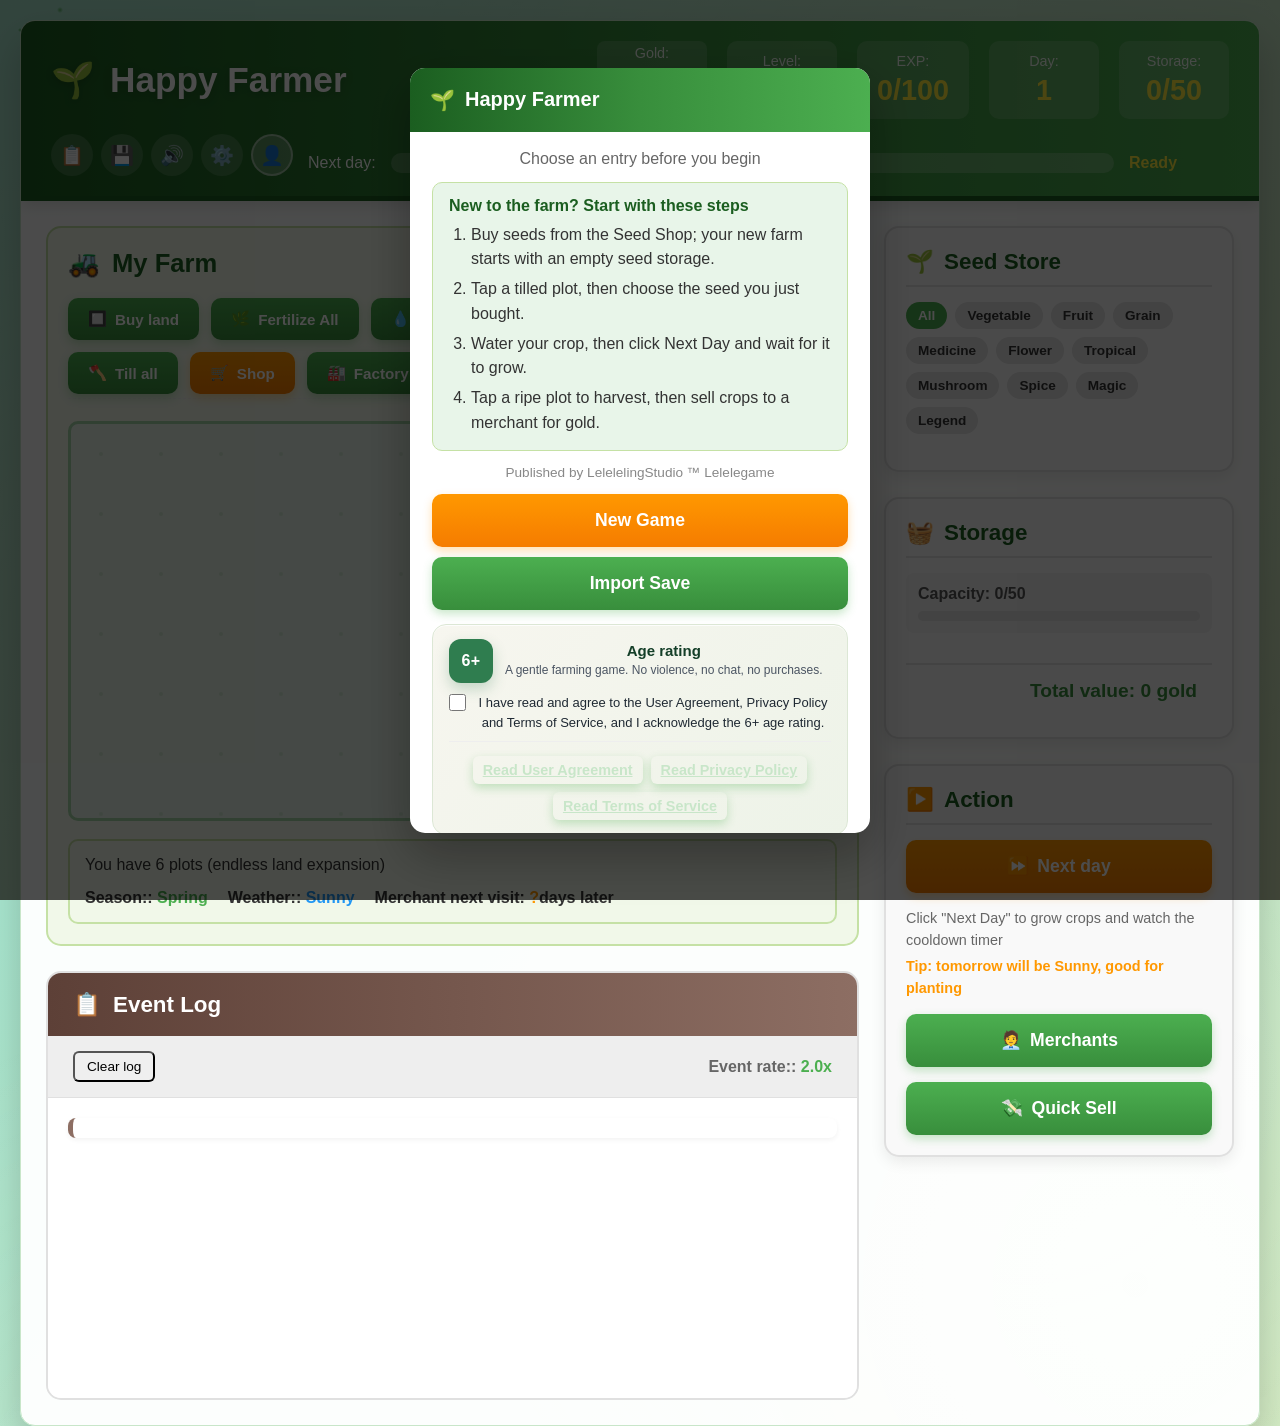
<file: index.html>
<!DOCTYPE html>
<html lang="en">
<head>
    <meta charset="UTF-8">
    <meta name="viewport" content="width=device-width, initial-scale=1.0, viewport-fit=cover">
    <meta name="description" content="Happy Farmer - a relaxing farm management game">
    <title>Happy Farmer</title>
    <script>
        window.__bootErrors = [];
        window.addEventListener('error', function (e) {
            window.__bootErrors.push({ message: e.message, source: e.filename, line: e.lineno });
        });
    </script>
    <link rel="icon" href="data:image/svg+xml,%3Csvg xmlns='http://www.w3.org/2000/svg' viewBox='0 0 100 100'%3E%3Ctext y='.9em' font-size='90'%3E%F0%9F%8C%B1%3C/text%3E%3C/svg%3E">

    <link rel="stylesheet" href="css/reset.css?v=1.2.2">
    <link rel="stylesheet" href="css/variables.css?v=1.2.2">
    <link rel="stylesheet" href="css/layout.css?v=1.2.2">
    <link rel="stylesheet" href="css/components.css?v=1.2.2">
    <link rel="stylesheet" href="css/farm.css?v=1.2.2">
    <link rel="stylesheet" href="css/shop.css?v=1.2.2">
    <link rel="stylesheet" href="css/factory.css?v=1.2.2">
    <link rel="stylesheet" href="css/merchant.css?v=1.2.2">
    <link rel="stylesheet" href="css/modal.css?v=1.2.2">
    <link rel="stylesheet" href="css/ticker.css?v=1.2.2">
    <link rel="stylesheet" href="css/settings.css?v=1.2.2">
    <link rel="stylesheet" href="css/effects.css?v=1.2.2">
    <link rel="stylesheet" href="css/drawer.css?v=1.2.2">
    <link rel="stylesheet" href="css/mall.css?v=1.2.2">
    <link rel="stylesheet" href="css/market.css?v=1.2.2">
    <link rel="stylesheet" href="css/collection.css?v=1.2.2">
    <link rel="stylesheet" href="css/tillgame.css?v=1.2.2">
    <link rel="stylesheet" href="css/mobile.css?v=1.2.2">
    <link rel="stylesheet" href="css/main.css?v=1.2.2">
    <link rel="stylesheet" href="css/farmerGuide.css?v=1.2.2">

</head>
<body>

<div id="loading-screen">
    <div class="loading-title">🌱 <span data-i18n="app.title">Happy Farmer</span></div>

    <div class="loading-farm-scene" aria-hidden="true">
        <div class="loading-sun"></div>
        <div class="loading-cloud cloud-a"></div>
        <div class="loading-cloud cloud-b"></div>
        <div class="loading-hill"></div>
        <div class="loading-field">
            <div class="loading-wheat-row row-back"></div>
            <div class="loading-wheat-row row-front"></div>
            <div class="loading-shout" id="loading-shout"></div>
            <div class="loading-farmer"><span class="farmer-face">🧑‍🌾</span><span class="farmer-tool">🪓</span></div>
        </div>
    </div>

    <div id="loading-status" class="loading-status" data-i18n="loader.stageHtml"></div>
    <div class="loading-progress-wrap">
        <div class="loading-progress-bar">
            <div id="loading-progress-fill" class="loading-progress-fill"></div>
            <div class="loading-progress-half"></div>
        </div>
        <div class="loading-progress-scale"><span>0%</span><span>50%</span><span>100%</span></div>
    </div>
    <div id="loading-percent" class="loading-percent">0.0%</div>
    <div class="loading-version">v1.2.2</div>
</div>

<!-- 切换语言时的过渡遮罩（刷新后自动续玩，不再回到开始页） -->
<div id="lang-switch-overlay">
    <div class="loading-spinner"></div>
    <div data-i18n="settings.switchingLanguage"></div>
</div>

<!-- 起始选择弹窗（可继续缓存 / 新游戏 / 导入存档） -->

<!-- 让加载页立即可见（main.css 默认 html{visibility:hidden}）。
     加载放行统一由 js/core/loader.js 在所有资源真实结束后执行，
     不再有定时/报错抢跑隐藏进度条的逻辑。 -->
<script>
document.documentElement.classList.add('js-loaded');
</script>

<div id="start-screen" class="dialog start-dialog">
    <div class="dialog-content start-card">
        <div class="dialog-header">
            <h3>🌱 <span data-i18n="app.title"></span></h3>
        </div>
        <div class="start-body">
            <p class="start-subtitle" data-i18n="ui.startSubtitle"></p>
            <section class="start-guide" aria-labelledby="start-guide-title">
                <h4 id="start-guide-title" data-i18n="ui.startGuideTitle"></h4>
                <ol class="start-guide-list">
                    <li data-i18n="ui.startGuideStep1"></li>
                    <li data-i18n="ui.startGuideStep2"></li>
                    <li data-i18n="ui.startGuideStep3"></li>
                    <li data-i18n="ui.startGuideStep4"></li>
                </ol>
            </section>
            <p class="publisher-credit" data-i18n="app.publisher" data-params='{"studio":"LelelelingStudio","brand":"Lelelegame"}'></p>

            <div id="start-cache-hint" class="start-cache-hint" hidden></div>

            <div class="start-actions">
                <button id="start-continue-btn" class="btn btn-primary btn-large" data-i18n="ui.continueFromCache" hidden></button>
                <button id="start-new-game-btn" class="btn btn-large" data-i18n="ui.startNewGame"></button>
                <button id="import-save-btn" class="btn btn-large" data-i18n="ui.importSave"></button>
            </div>

            <div class="legal-consent" id="legal-consent">
                <div class="age-rating-row">
                    <span class="age-badge" aria-hidden="true">6+</span>
                    <div>
                        <strong data-i18n="legal.ageLabel">Age rating</strong>
                        <p data-i18n="legal.ageNote">A gentle farming game. No violence, no chat, no purchases.</p>
                    </div>
                </div>
                <label class="consent-check" for="legal-consent-check">
                    <input type="checkbox" id="legal-consent-check">
                    <span data-i18n="legal.consent">I have read and agree to the legal documents and age rating.</span>
                </label>
                <p class="consent-warning" id="legal-consent-warning" data-i18n="legal.consentRequired" hidden></p>
                <div class="start-meta-actions">
                    <button type="button" id="start-rules-btn" class="btn btn-link" data-i18n="legal.openEula"></button>
                    <button type="button" id="start-privacy-btn" class="btn btn-link" data-i18n="legal.openPrivacy"></button>
                    <button type="button" id="start-terms-btn" class="btn btn-link" data-i18n="legal.openTerms"></button>
                </div>
            </div>
        </div>
    </div>
</div>

<div class="container">
    <header>
        <h1>🌱 <span data-i18n="app.title"></span></h1>
        <div class="game-stats">
            <div class="stat stat-clickable" id="gold-stat" data-i18n-tip="ui.tip.goldLabel"><span class="stat-label" data-i18n="ui.goldLabel"></span><span id="gold" class="stat-value">300</span></div>
            <div class="stat"><span class="stat-label" data-i18n="ui.levelLabel"></span><span id="level" class="stat-value">1</span></div>
            <div class="stat"><span class="stat-label" data-i18n="ui.expLabel"></span><span id="exp" class="stat-value">0/100</span></div>
            <div class="stat"><span class="stat-label" data-i18n="ui.dayLabel"></span><span id="day" class="stat-value">1</span></div>
            <div class="stat"><span class="stat-label" data-i18n="ui.storageLabel"></span><span id="storage-stat" class="stat-value">0/50</span></div>
        </div>
        <div class="header-actions">
            <button id="log-btn" class="header-icon-btn" data-i18n-title="ui.viewLog" data-i18n-tip="ui.tip.logBtn" title="">📋</button>
            <button id="save-btn" class="header-icon-btn" data-i18n-title="ui.saveNow" data-i18n-tip="ui.tip.saveBtn" title="">💾</button>
            <button id="leaderboard-btn" class="header-icon-btn" data-i18n-title="ui.leaderboard" data-i18n-tip="ui.tip.leaderboardBtn" title="" hidden><span>🏆</span></button>
            <button id="sound-btn" class="header-icon-btn" data-i18n-title="ui.soundToggle" data-i18n-tip="ui.tip.soundBtn" title=""><span id="sound-icon">🔊</span></button>
            <button id="settings-btn" class="header-icon-btn" data-i18n-title="ui.settings" data-i18n-tip="ui.tip.settingsBtn" title="">⚙️</button>
            <button id="user-btn" class="header-icon-btn user-avatar-btn" data-i18n-title="ui.userCenter" data-i18n-tip="ui.tip.userBtn" title=""><span id="user-avatar-display">👤</span></button>
        </div>
        <div class="time-control">
            <div class="next-day-timer">
                <span data-i18n="ui.nextDayLabel"></span>
                <div class="timer-bar"><div id="timer-progress" class="timer-progress"></div></div>
                <span id="timer-text" data-i18n="game.ready"></span>
            </div>
        </div>
    </header>

    <div class="game-area">
        <div class="main-game">
            <div class="farm-section">
                <h2>🚜 <span data-i18n="ui.section.farmland"></span></h2>
                <div class="farm-controls">
                    <button id="buy-land-btn" class="btn" data-i18n-tip="ui.tip.buyLandBtn">🔲 <span data-i18n="ui.buyLand"></span></button>
                    <button id="fertilize-all-btn" class="btn" data-i18n-tip="ui.tip.fertilizeAllBtn">🌿 <span data-i18n="ui.fertilizeAll"></span></button>
                    <button id="water-all-btn" class="btn" data-i18n-tip="ui.tip.waterAllBtn">💧 <span data-i18n="ui.waterAll"></span> <span data-i18n="ui.waterAllCost" data-params='{"cost":20}'></span></button>
                    <button id="harvest-all-btn" class="btn" data-i18n-tip="ui.tip.harvestAllBtn">🧺 <span data-i18n="ui.harvestAll"></span></button>
                    <button id="till-all-btn" class="btn" data-i18n-tip="ui.tip.tillAllBtn"><span id="till-all-icon">🪓</span> <span data-i18n="ui.tillAll"></span></button>
                    <button id="mall-btn" class="btn btn-primary" data-i18n-tip="ui.tip.mallBtn">🛒 <span data-i18n="ui.mall"></span></button>
                    <button id="factory-btn" class="btn" data-i18n-tip="ui.tip.factoryBtn">🏭 <span data-i18n="ui.factory"></span></button>
                    <button id="more-actions-btn" class="btn" data-i18n-tip="ui.tip.moreActionsBtn">⋯ <span data-i18n="ui.moreActions"></span></button>
                </div>
                <div id="farmland" class="farmland"></div>
                <div class="farm-info">
                    <p><span data-i18n="ui.ownedPlotsText"></span> <span id="owned-plots">6</span> <span data-i18n="ui.ownedPlotsSuffix"></span></p>
                    <div class="season-display">
                        <span><span data-i18n="ui.seasonLabel"></span>: <span id="season">Spring</span></span>
                        <span><span data-i18n="ui.weatherLabel"></span>: <span id="weather">Sunny</span></span>
                        <span><span data-i18n="ui.merchantVisitLabel"></span>: <span id="merchant-countdown">?</span><span data-i18n="ui.daysAfter"></span></span>
                    </div>
                </div>
            </div>

            <div id="log-section" class="events-log">
                <h3>📋 <span data-i18n="ui.logTitle"></span></h3>
                <div class="log-controls">
                    <button id="clear-log-btn" class="btn-small" data-i18n="ui.clearLog"></button>
                    <div class="event-frequency"><span data-i18n="ui.eventRate"></span>: <span id="event-rate">2.0x</span></div>
                </div>
                <div id="log" class="log-content">
                    <div class="log-entry"></div>
                </div>
            </div>
        </div>

        <div id="side-panel" class="side-panel">
            <div class="shop-section">
                <h2>🌱 <span data-i18n="ui.section.seedStore"></span></h2>
                <div class="crop-filter">
                    <button class="filter-btn active" data-filter="all" data-i18n="common.all"></button>
                    <button class="filter-btn" data-filter="vegetable" data-i18n="cropCategory.vegetable"></button>
                    <button class="filter-btn" data-filter="fruit" data-i18n="cropCategory.fruit"></button>
                    <button class="filter-btn" data-filter="grain" data-i18n="cropCategory.grain"></button>
                    <button class="filter-btn" data-filter="medicine" data-i18n="cropCategory.medicine"></button>
                    <button class="filter-btn" data-filter="flower" data-i18n="cropCategory.flower"></button>
                    <button class="filter-btn" data-filter="tropical" data-i18n="cropCategory.tropical"></button>
                    <button class="filter-btn" data-filter="mushroom" data-i18n="cropCategory.mushroom"></button>
                    <button class="filter-btn" data-filter="spice" data-i18n="cropCategory.spice"></button>
                    <button class="filter-btn" data-filter="magic" data-i18n="cropCategory.magic"></button>
                    <button class="filter-btn" data-filter="legend" data-i18n="cropCategory.legend"></button>
                </div>
                <div id="crops-list" class="crops-list scrollable"></div>
            </div>

            <div class="inventory-section">
                <h2>🧺 <span data-i18n="ui.section.inventory"></span></h2>
                <div class="storage-info">
                    <span data-i18n="ui.capacity"></span>: <span id="storage-used">0</span>/<span id="storage-capacity">50</span>
                    <div class="storage-bar"><div id="storage-progress" class="storage-progress" style="width:0%"></div></div>
                </div>
                <div id="inventory" class="inventory scrollable"></div>
                <div class="inventory-total"><span data-i18n="ui.totalValue"></span>: <span id="inventory-value">0</span> <span data-i18n="ui.currencySymbol"></span></div>
            </div>

            <div class="action-section">
                <h2>▶️ <span data-i18n="ui.section.action"></span></h2>
                <div class="action-controls">
                    <button id="next-day-btn" class="btn btn-primary btn-large" data-i18n-tip="ui.tip.nextDayBtn">⏩ <span id="next-day-text" data-i18n="ui.nextDay"></span></button>
                    <div class="day-info">
                        <p data-i18n="ui.dayTip"></p>
                        <p id="next-day-tip" data-i18n="ui.nextDayTip" data-params='{"weather":"Sunny"}'></p>
                    </div>
                    <button id="merchant-hub-btn" class="btn btn-large" data-i18n-tip="ui.tip.merchantHubBtn">🧑‍💼 <span data-i18n="ui.merchantHub"></span></button>
                    <button id="quick-sell-btn" class="btn btn-large" data-i18n-tip="ui.tip.quickSellBtn">💸 <span data-i18n="ui.quickSell"></span></button>
                </div>
            </div>
        </div>
    </div>
</div>

<nav id="mobile-toolbar" class="mobile-toolbar">
    <button class="mobile-tool-btn active" data-target="farm" data-i18n-tip="ui.tip.mobileFarmBtn">🚜<span data-i18n="ui.mobileFarm"></span></button>
    <button class="mobile-tool-btn" data-target="shop" data-i18n-tip="ui.tip.mobileShopBtn">🌱<span data-i18n="ui.mobileShop"></span></button>
    <button class="mobile-tool-btn" data-target="inventory" data-i18n-tip="ui.tip.mobileInventoryBtn">🧺<span data-i18n="ui.mobileInventory"></span></button>
    <button class="mobile-tool-btn" data-target="factory" data-i18n-tip="ui.tip.mobileFactoryBtn">🏭<span data-i18n="ui.mobileFactory"></span></button>
    <button class="mobile-tool-btn" data-target="settings" data-i18n-tip="ui.tip.mobileSettingsBtn">⚙️<span data-i18n="ui.mobileSettings"></span></button>
</nav>

<div id="ticker-container"></div>
<div id="drawer-overlay"></div>

<!-- 按钮右键提示浮层（由 rightClickTip.js 接管） -->
<div id="btn-tip-popup" class="btn-tip-popup" role="tooltip" aria-hidden="true"></div>

<!-- 商城 -->
<div id="mall-dialog" class="dialog">
    <div class="dialog-content mall-content">
        <div class="dialog-header">
            <h3>💎 <span data-i18n="ui.mallDialogTitle"></span></h3>
            <button class="close-btn" data-close="mall-dialog">&times;</button>
        </div>
        <p class="mall-description" data-i18n="ui.mallDescription"></p>
        <div class="mall-tabs">
            <button class="mall-tab active" data-cat="low" data-i18n="ui.mallTabs.low"></button>
            <button class="mall-tab" data-cat="normal" data-i18n="ui.mallTabs.normal"></button>
            <button class="mall-tab" data-cat="mid" data-i18n="ui.mallTabs.mid"></button>
            <button class="mall-tab" data-cat="high" data-i18n="ui.mallTabs.high"></button>
            <button class="mall-tab" data-cat="other" data-i18n="ui.mallTabs.other"></button>
        </div>
        <div class="mall-items" id="mall-items"></div>
    </div>
</div>

<!-- 加工厂 -->
<div id="factory-dialog" class="dialog">
    <div class="dialog-content factory-content">
        <div class="dialog-header">
            <h3>🏭 <span data-i18n="ui.factoryDialogTitle"></span></h3>
            <button class="close-btn" data-close="factory-dialog">&times;</button>
        </div>
        <p class="factory-description" data-i18n="ui.factoryDescription"></p>
        <div class="factory-search-box">
            <input type="text" id="factory-search-input" data-i18n-placeholder="ui.factorySearchPlaceholder" placeholder="" />
            <div class="level-filter-group" id="factory-level-filters"></div>
        </div>
        <div class="factory-tabs">
            <button class="factory-tab active" data-tab="available" data-i18n="ui.factoryTabAvailable"></button>
            <button class="factory-tab" data-tab="processing" data-i18n="ui.factoryTabProcessing"></button>
            <button class="factory-tab" data-tab="completed" data-i18n="ui.factoryTabCompleted"></button>
        </div>
        <div class="factory-content-tabs">
            <div id="available-products" class="tab-content active scrollable"></div>
            <div id="processing-products" class="tab-content scrollable"></div>
            <div id="completed-products" class="tab-content scrollable"></div>
        </div>
    </div>
</div>

<!-- 商人 -->
<div id="merchant-dialog" class="dialog">
    <div class="dialog-content merchant-content">
        <div class="dialog-header">
            <h3>👔 <span data-i18n="ui.merchantDialogTitle"></span></h3>
            <button class="close-btn" data-close="merchant-dialog">&times;</button>
        </div>
        <div class="merchant-trade-body">
            <div class="merchant-trade-left">
                <div id="merchant-avatar" class="merchant-avatar">🧒</div>
                <div id="merchant-name" class="merchant-name"></div>
                <div id="merchant-tagline" class="merchant-tagline"></div>
                <p class="merchant-description" id="merchant-description"></p>
                <p class="merchant-info"><span data-i18n="ui.merchantLeavePrefix"></span> <span id="merchant-leave-time" data-i18n="ui.merchantLeaveTime"></span> <span data-i18n="ui.merchantLeaveSuffix"></span></p>
            </div>
            <div class="merchant-trade-right">
                <div class="merchant-trade-title" data-i18n="ui.merchantSellCenter"></div>
                <div class="merchant-items scrollable" id="merchant-items"></div>
            </div>
        </div>
        <div class="merchant-total">
            <div><span data-i18n="ui.merchantTotalPrefix"></span>: <span id="merchant-total-value">0</span> <span data-i18n="ui.currencySymbol"></span></div>
            <button id="sell-to-merchant-btn" class="btn btn-primary btn-large" data-i18n="ui.sellSelectedItems"></button>
        </div>
    </div>
</div>

<!-- 皮肤 -->
<div id="skin-dialog" class="dialog">
    <div class="dialog-content skin-content">
        <div class="dialog-header">
            <h3>🎨 <span data-i18n="ui.skinDialogTitle"></span></h3>
            <button class="close-btn" data-close="skin-dialog">&times;</button>
        </div>
        <p class="skin-description" data-i18n="ui.skinDescription" data-params='{"level":1}'></p>
        <div class="skin-selector" id="skin-selector"></div>
        <div class="skin-hint"><p data-i18n="ui.skinHint"></p></div>
    </div>
</div>

<!-- 寄卖 -->
<div id="consign-dialog" class="dialog">
    <div class="dialog-content consign-content">
        <div class="dialog-header">
            <h3>📦 <span data-i18n="ui.consignDialogTitle"></span></h3>
            <button class="close-btn" data-close="consign-dialog">&times;</button>
        </div>
        <div class="consign-body">
            <div class="consign-left">
                <h4 data-i18n="ui.consignChoose"></h4>
                <div id="consign-inventory" class="scrollable"></div>
            </div>
            <div class="consign-right">
                <h4><span data-i18n="ui.consignMy"></span>（<span id="consign-count">0</span>/<span id="consign-max">3</span>）</h4>
                <div id="consign-list" class="scrollable"></div>
            </div>
        </div>
    </div>
</div>

<!-- 拍卖 -->
<div id="auction-dialog" class="dialog">
    <div class="dialog-content auction-content">
        <div class="dialog-header">
            <h3>🔨 <span data-i18n="ui.auctionDialogTitle"></span></h3>
            <button class="close-btn" data-close="auction-dialog">&times;</button>
        </div>
        <p class="auction-description" data-i18n="ui.auctionDescription"></p>
        <div id="auction-body"></div>
    </div>
</div>

<!-- 成就 -->
<div id="achievement-dialog" class="dialog">
    <div class="dialog-content achievement-content">
        <div class="dialog-header">
            <h3>🏆 <span data-i18n="ui.achievementDialogTitle"></span></h3>
            <button class="close-btn" data-close="achievement-dialog">&times;</button>
        </div>
        <p class="achievement-progress"><span data-i18n="ui.achievementProgressText"></span> <span id="ach-unlocked">0</span> / <span id="ach-total">150</span></p>
        <div class="achievement-tabs">
            <button class="ach-tab active" data-tab="unlocked" data-i18n="ui.achievementTabs.unlocked"></button>
            <button class="ach-tab" data-tab="locked" data-i18n="ui.achievementTabs.locked"></button>
            <button class="ach-tab" data-tab="all" data-i18n="ui.achievementTabs.all"></button>
        </div>
        <div id="achievement-list" class="achievement-list scrollable"></div>
    </div>
</div>

<!-- 设置 -->
<div id="settings-dialog" class="dialog">
    <div class="dialog-content settings-content">
        <div class="dialog-header">
            <h3>⚙️ <span data-i18n="ui.settingsDialogTitle"></span></h3>
            <button class="close-btn" data-close="settings-dialog">&times;</button>
        </div>
        <div class="settings-body scrollable" id="settings-body"></div>
    </div>
</div>

<!-- 用户中心 -->
<div id="user-dialog" class="dialog">
    <div class="dialog-content user-content">
        <div class="dialog-header">
            <h3>👤 <span data-i18n="ui.userDialogTitle"></span></h3>
            <button class="close-btn" data-close="user-dialog">&times;</button>
        </div>
        <div class="user-body scrollable" id="user-body"></div>
    </div>
</div>

<!-- 头像选择（素材库 180 张 + emoji，内部可滚动） -->
<div id="avatar-dialog" class="dialog">
    <div class="dialog-content avatar-content">
        <div class="dialog-header">
            <h3>🖼️ <span data-i18n="user.avatarLibrary"></span></h3>
            <button class="close-btn" data-close="avatar-dialog">&times;</button>
        </div>
        <div id="avatar-body" class="scrollable"></div>
    </div>
</div>

<!-- 商人板块 -->
<div id="merchant-hub-dialog" class="dialog">
    <div class="dialog-content merchant-hub-content">
        <div class="dialog-header">
            <h3>🧑‍💼 <span data-i18n="ui.merchantHubTitle"></span></h3>
            <button class="close-btn" data-close="merchant-hub-dialog">&times;</button>
        </div>
        <p class="merchant-hub-countdown" id="merchant-hub-countdown"></p>
        <div class="merchant-hub-list scrollable" id="merchant-hub-list"></div>
    </div>
</div>

<!-- 低价甩卖 -->
<div id="quick-sell-dialog" class="dialog">
    <div class="dialog-content quick-sell-content">
        <div class="dialog-header">
            <h3>💸 <span data-i18n="ui.quickSellTitle"></span></h3>
            <button class="close-btn" data-close="quick-sell-dialog">&times;</button>
        </div>
        <p class="quick-sell-hint" id="quick-sell-hint"></p>
        <div class="quick-sell-list scrollable" id="quick-sell-list"></div>
        <div class="quick-sell-footer">
            <div><span data-i18n="ui.merchantTotalPrefix"></span>: <span id="quick-sell-total">0</span> <span data-i18n="ui.currencySymbol"></span></div>
            <button class="btn btn-primary btn-large" id="quick-sell-confirm" data-i18n="ui.quickSellConfirm"></button>
        </div>
    </div>
</div>

<!-- 二手市场 -->
<div id="secondhand-dialog" class="dialog">
    <div class="dialog-content secondhand-content">
        <div class="dialog-header">
            <h3>♻️ <span data-i18n="ui.secondHandTitle"></span></h3>
            <button class="close-btn" data-close="secondhand-dialog">&times;</button>
        </div>
        <p class="second-hand-hint" data-i18n="ui.secondHandHint"></p>
        <div class="second-hand-list scrollable" id="second-hand-list"></div>
    </div>
</div>

<!-- 排行榜 -->
<div id="leaderboard-dialog" class="dialog">
    <div class="dialog-content leaderboard-content">
        <div class="dialog-header">
            <h3>🏆 <span data-i18n="ui.leaderboard"></span></h3>
            <button class="close-btn" data-close="leaderboard-dialog">&times;</button>
        </div>
        <div id="leaderboard-body" class="leaderboard-body"></div>
    </div>
</div>

<!-- 更多功能 -->
<div id="more-actions-dialog" class="dialog">
    <div class="dialog-content more-actions-content">
        <div class="dialog-header">
            <h3>⋯ <span data-i18n="ui.moreActions"></span></h3>
            <button class="close-btn" data-close="more-actions-dialog">&times;</button>
        </div>
        <div class="more-actions-body">
            <button id="more-consign-btn" class="btn btn-large">📦 <span data-i18n="ui.consign"></span></button>
            <button id="more-auction-btn" class="btn btn-large">🔨 <span data-i18n="ui.auction"></span></button>
            <button id="more-skin-btn" class="btn btn-large">🎨 <span data-i18n="ui.changeSkin"></span></button>
            <button id="more-storage-btn" class="btn btn-large">🏬 <span data-i18n="ui.upgradeStorage"></span></button>
            <button id="more-achievement-btn" class="btn btn-large">🏆 <span data-i18n="ui.achievementDialogTitle"></span></button>
        </div>
    </div>
</div>

<!-- 货币兑换 -->
<div id="currency-dialog" class="dialog">
    <div class="dialog-content currency-content">
        <div class="dialog-header">
            <h3>💱 <span data-i18n="ui.currencyDialogTitle"></span></h3>
            <button class="close-btn" data-close="currency-dialog">&times;</button>
        </div>
        <div id="currency-body"></div>
    </div>
</div>

<!-- 翻土小游戏 -->
<div id="till-game-dialog" class="dialog">
    <div class="dialog-content till-game-content">
        <div class="dialog-header">
            <h3>🪓 <span data-i18n="ui.tillDialogTitle"></span></h3>
            <button class="close-btn" data-close="till-game-dialog">&times;</button>
        </div>
        <div class="till-game-body">
            <p class="till-game-hint" data-i18n="ui.tillHint"></p>
            <div class="till-game-stage">
                <canvas id="till-canvas" width="300" height="300"></canvas>
                <div id="till-progress-text" class="till-progress-text" data-i18n="ui.tillProgress" data-params='{"current":0,"total":3}'></div>
            </div>
            <div class="till-progress-bar">
                <div id="till-progress-fill" class="till-progress-fill"></div>
            </div>
        </div>
    </div>
</div>

<!-- ============================================================ -->
<!-- JS 加载顺序（严格 8 层）                                       -->
<!--   * 数据文件（langdata/*/{constants,crops_*,factoryproducts*,mallItems,skins,achievements,events,merchants,fertilizers}）  -->
<!--     不在此处硬编码，由 languagecontrol.js 根据存档 / 浏览器语言按需动态加载。   -->
<!--   * ui 语言包始终两个一起加载，供 languageControl.setLanguage() 实时切换。     -->
<!-- ============================================================ -->

<!-- 1. UI 语言包（两个都常驻，t() 会按当前 locale 选包）-->
<script src="langdata/ch/ui-ch.js?v=1.2.2"></script>
<script src="langdata/en/ui-en.js?v=1.2.2"></script>
<script src="langdata/ch/messages-ch.js?v=1.2.2"></script>
<script src="langdata/en/messages-en.js?v=1.2.2"></script>

<!-- 1.5 语言无关常量（必须在 state.js 之前同步加载；不然 gameState 初始化时 INITIAL_GOLD 等会 TDZ） -->
<script src="langdata/constants.js?v=1.2.2"></script>

<!-- 资源清单（由 tools/build-manifest.js 生成） -->
<script src="assets/manifest.js?v=1.2.2"></script>

<!-- 1.6 法定文档（规则 / 隐私政策 / 服务条款）：两个语言都常驻，JS 内联形式保证 file:// 与离线可用 -->
<script src="langdata/ch/documents-ch.js?v=1.2.2"></script>
<script src="langdata/en/documents-en.js?v=1.2.2"></script>

<!-- 2. 核心层 -->
<script src="js/core/safeStorage.js?v=1.2.2"></script>
<script src="js/core/utils.js?v=1.2.2"></script>
<script src="js/core/eventBus.js?v=1.2.2"></script>
<script src="js/core/state.js?v=1.2.2"></script>
<script src="js/core/modal.js?v=1.2.2"></script>
<script src="js/core/saveCodec.js?v=1.2.2"></script>
<script src="js/core/save.js?v=1.2.2"></script>
<script src="js/core/audio.js?v=1.2.2"></script>
<script src="js/core/notify.js?v=1.2.2"></script>
<script src="js/core/layout.js?v=1.2.2"></script>

<!-- 3. 系统层 -->
<script src="js/systems/weatherSystem.js?v=1.2.2"></script>
<script src="js/systems/currencySystem.js?v=1.2.2"></script>
<script src="js/systems/economySystem.js?v=1.2.2"></script>
<script src="js/systems/farmSystem.js?v=1.2.2"></script>
        <script src="js/systems/factoryData.js?v=1.2.2"></script>
        <script src="js/systems/factorySystem.js?v=1.2.2"></script>
<script src="js/systems/itemEffectSystem.js?v=1.2.2"></script>
<script src="js/systems/mallLimits.js?v=1.2.2"></script>
<script src="js/systems/tradeSystem.js?v=1.2.2"></script>
<script src="js/systems/leaderboardSystem.js?v=1.2.2"></script>
<script src="js/systems/avatarSystem.js?v=1.2.2"></script>
<script src="js/systems/merchantSystem.js?v=1.2.2"></script>
<script src="js/systems/consignmentSystem.js?v=1.2.2"></script>
<script src="js/systems/auctionSystem.js?v=1.2.2"></script>
<script src="js/systems/achievementSystem.js?v=1.2.2"></script>
<script src="js/systems/questSystem.js?v=1.2.2"></script>
<script src="js/systems/eventSystem.js?v=1.2.2"></script>
<script src="js/systems/skinSystem.js?v=1.2.2"></script>

<!-- 4. UI 层 -->
<script src="js/ui/notification.js?v=1.2.2"></script>
<script src="js/ui/ticker.js?v=1.2.2"></script>
<script src="js/ui/effects.js?v=1.2.2"></script>
<script src="js/ui/logUI.js?v=1.2.2"></script>
<script src="js/ui/hudUI.js?v=1.2.2"></script>
<script src="js/ui/farmUI.js?v=1.2.2"></script>
<script src="js/ui/shopUI.js?v=1.2.2"></script>
<script src="js/ui/inventoryUI.js?v=1.2.2"></script>
<script src="js/ui/factoryUI.js?v=1.2.2"></script>
<script src="js/ui/merchantUI.js?v=1.2.2"></script>
<script src="js/ui/mallUI.js?v=1.2.2"></script>
<script src="js/ui/tradeUI.js?v=1.2.2"></script>
<script src="js/ui/leaderboardUI.js?v=1.2.2"></script>
<script src="js/ui/skinUI.js?v=1.2.2"></script>
<script src="js/ui/consignmentUI.js?v=1.2.2"></script>
<script src="js/ui/auctionUI.js?v=1.2.2"></script>
<script src="js/ui/achievementUI.js?v=1.2.2"></script>
<script src="js/ui/settingsUI.js?v=1.2.2"></script>
<script src="js/ui/ui.js?v=1.2.2"></script>

<!-- 5. 语言控制 + 数据动态加载（languagecontrol.js 启动后立即异步按 locale 加载数据文件并暴露 __dataReadyPromise）-->
<script src="languagecontrol.js?v=1.2.2"></script>

<!-- 5.5 按钮右键提示 / 货币弹窗 / 隐私与条款弹窗（独立模块）-->
<script src="js/ui/rightClickTip.js?v=1.2.2"></script>
<script src="js/ui/currencyDialog.js?v=1.2.2"></script>
<script src="js/ui/legalConsent.js?v=1.2.2"></script>
<script src="js/ui/legalDialog.js?v=1.2.2"></script>
<script src="js/ui/farmerGuide.js?v=1.2.2"></script>

<!-- 6. 入口（main.js bootstrap 会 await __dataReadyPromise）-->
<script src="js/core/loader.js?v=1.2.2"></script>
<script src="js/main.js?v=1.2.2"></script>
</body>
</html>
</file>
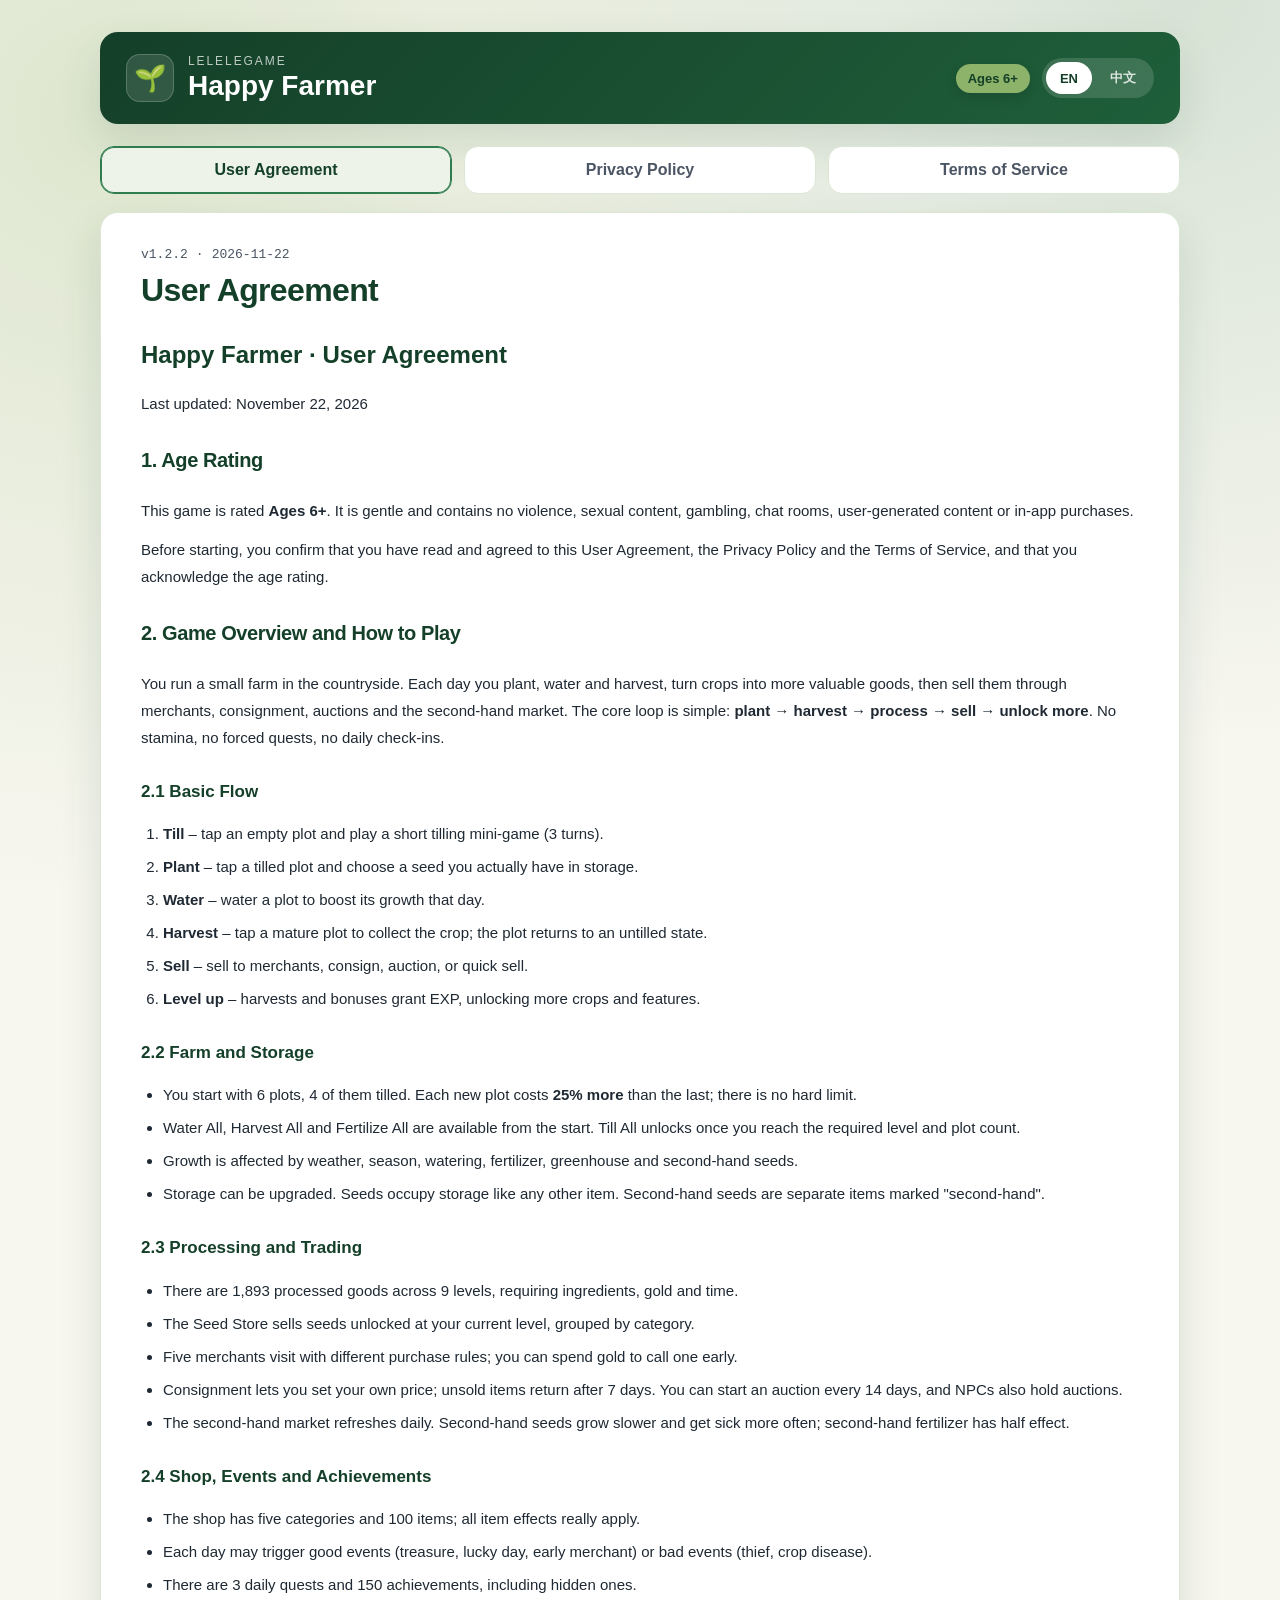
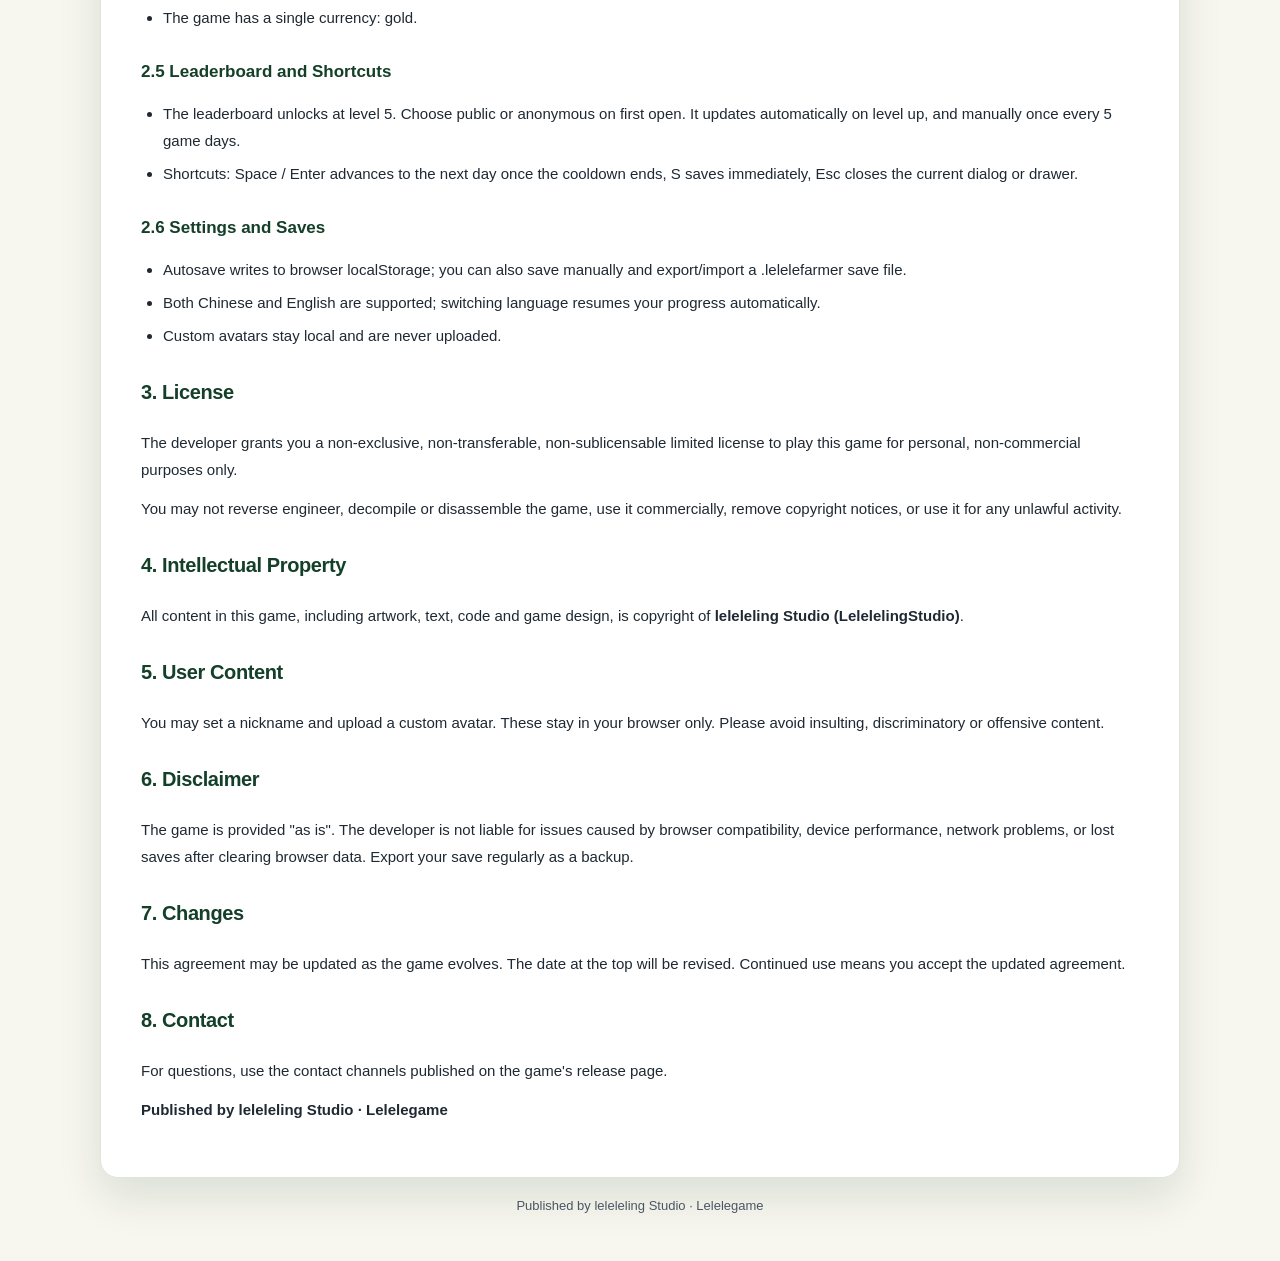
<file: legal.html>
<!DOCTYPE html>
<html lang="en">
<head>
    <meta charset="UTF-8">
    <meta name="viewport" content="width=device-width, initial-scale=1.0, viewport-fit=cover">
    <meta name="description" content="Legal documents for Happy Farmer">
    <title>Legal Documents · Happy Farmer</title>
    <link rel="icon" href="data:image/svg+xml,%3Csvg xmlns='http://www.w3.org/2000/svg' viewBox='0 0 100 100'%3E%3Ctext y='.9em' font-size='90'%3E%F0%9F%8C%B1%3C/text%3E%3C/svg%3E">
    <link rel="stylesheet" href="css/legal.css?v=1.2.2">
</head>
<body>
<div class="legal-page">
    <header class="legal-header">
        <div class="brand">
            <span class="brand-mark" aria-hidden="true">🌱</span>
            <div>
                <p class="brand-kicker">Lelelegame</p>
                <h1 id="brand-title">Happy Farmer</h1>
            </div>
        </div>
        <div class="legal-header-actions">
            <span class="age-badge" id="age-badge">Ages 6+</span>
            <div class="lang-switch" role="group" aria-label="Language">
                <button type="button" id="lang-en" class="lang-btn">EN</button>
                <button type="button" id="lang-zh" class="lang-btn">中文</button>
            </div>
        </div>
    </header>

    <nav class="legal-nav" aria-label="Legal documents">
        <a href="legal.html?doc=1" data-doc="1" class="legal-nav-link">User Agreement</a>
        <a href="legal.html?doc=2" data-doc="2" class="legal-nav-link">Privacy Policy</a>
        <a href="legal.html?doc=3" data-doc="3" class="legal-nav-link">Terms of Service</a>
    </nav>

    <main class="legal-main">
        <article class="doc-card" aria-labelledby="doc-title">
            <div class="doc-meta">
                <span id="doc-version">v1.1.0</span>
                <span class="dot" aria-hidden="true">·</span>
                <span id="doc-updated">2026-11-22</span>
            </div>
            <h2 id="doc-title">User Agreement</h2>
            <div id="doc-content" class="doc-content"></div>
        </article>
    </main>

    <footer class="legal-footer">
        <span id="footer-publisher">Published by leleleling Studio · Lelelegame</span>
    </footer>
</div>

<script src="langdata/constants.js?v=1.2.2"></script>
<script src="langdata/ch/ui-ch.js?v=1.2.2"></script>
<script src="langdata/en/ui-en.js?v=1.2.2"></script>
<script src="langdata/ch/messages-ch.js?v=1.2.2"></script>
<script src="langdata/en/messages-en.js?v=1.2.2"></script>
<script src="langdata/ch/documents-ch.js?v=1.2.2"></script>
<script src="langdata/en/documents-en.js?v=1.2.2"></script>
<script src="js/ui/settingsUI.js?v=1.2.2"></script>
<script>
(function () {
    const DOC_KEYS = Object.freeze({ 1: 'eula', 2: 'privacy', 3: 'terms' });
    const params = new URLSearchParams(window.location.search);
    const rawDoc = params.get('doc');
    const docId = Object.prototype.hasOwnProperty.call(DOC_KEYS, rawDoc) ? rawDoc : '1';
    const lang = params.get('lang') === 'zh' ? 'zh' : 'en';

    const packs = { zh: DOCUMENTS_CH, en: DOCUMENTS_EN };
    const uiPacks = { zh: LANG_CH, en: LANG_EN };

    function tr(path, fallback) {
        const pack = uiPacks[lang] || {};
        const value = String(path).split('.').reduce((obj, key) => (obj && obj[key] !== undefined ? obj[key] : undefined), pack);
        return typeof value === 'string' && value ? value : fallback;
    }

    function setLang(next) {
        const url = new URL(window.location.href);
        url.searchParams.set('doc', docId);
        url.searchParams.set('lang', next);
        window.location.href = url.toString();
    }

    function render() {
        document.documentElement.lang = lang === 'zh' ? 'zh-CN' : 'en';
        const pack = packs[lang] || packs.en;
        const key = DOC_KEYS[docId];
        const doc = pack && pack[key];

        document.getElementById('brand-title').textContent = tr('app.title', lang === 'zh' ? '爱种地的农民' : 'Happy Farmer');
        document.getElementById('age-badge').textContent = lang === 'zh' ? '适龄 6+' : 'Ages 6+';
        document.getElementById('footer-publisher').textContent = lang === 'zh'
            ? '出品：了了了岭工作室 · 了了了游'
            : 'Published by leleleling Studio · Lelelegame';

        document.querySelectorAll('.legal-nav-link').forEach((link) => {
            const id = link.dataset.doc;
            const labelKey = id === '1' ? 'legal.eula' : (id === '2' ? 'legal.privacy' : 'legal.terms');
            link.textContent = tr(labelKey, link.textContent);
            link.href = 'legal.html?doc=' + id + '&lang=' + lang;
            if (id === docId) {
                link.classList.add('active');
                link.setAttribute('aria-current', 'page');
            } else {
                link.classList.remove('active');
                link.removeAttribute('aria-current');
            }
        });

        const btnEn = document.getElementById('lang-en');
        const btnZh = document.getElementById('lang-zh');
        btnEn.classList.toggle('active', lang === 'en');
        btnZh.classList.toggle('active', lang === 'zh');
        btnEn.setAttribute('aria-pressed', lang === 'en' ? 'true' : 'false');
        btnZh.setAttribute('aria-pressed', lang === 'zh' ? 'true' : 'false');

        const titleEl = document.getElementById('doc-title');
        const contentEl = document.getElementById('doc-content');
        const versionEl = document.getElementById('doc-version');
        const updatedEl = document.getElementById('doc-updated');

        if (!doc) {
            titleEl.textContent = tr('legal.docNotFound', 'Document unavailable');
            contentEl.textContent = '';
            document.title = titleEl.textContent + ' · Happy Farmer';
            return;
        }

        titleEl.textContent = doc.title;
        versionEl.textContent = 'v' + (doc.version || '1.1.0');
        updatedEl.textContent = doc.updated || '2026-11-22';
        contentEl.innerHTML = (typeof markdownToHtml === 'function')
            ? markdownToHtml(doc.content)
            : '<pre>' + String(doc.content).replace(/&/g, '&amp;').replace(/</g, '&lt;') + '</pre>';
        document.title = doc.title + ' · Happy Farmer';
    }

    document.getElementById('lang-en').addEventListener('click', () => setLang('en'));
    document.getElementById('lang-zh').addEventListener('click', () => setLang('zh'));
    render();
})();
</script>
</body>
</html>
</file>
<file: css/variables.css>
/* ============================================================
   variables.css  —  全局 CSS 变量
   所有颜色 / 尺寸 / 阴影都在这里定义
   以后换皮肤只需要改这里（或由 JS 动态 setProperty）
   ============================================================ */

:root {

    /* -------- 主题色（默认：绿色农场）-------- */
    --c-primary:          #4caf50;
    --c-primary-dark:     #388e3c;
    --c-primary-darker:   #1b5e20;
    --c-primary-light:    #81c784;
    --c-primary-lighter:  #c8e6c9;
    --c-primary-bg:       #f1f8e9;
    --c-primary-bg-light: #e8f5e9;

    /* -------- 强调色 -------- */
    --c-accent:           #ff9800;
    --c-accent-dark:      #f57c00;
    --c-gold:             #ffeb3b;
    --c-danger:           #f44336;
    --c-warning:          #ff9800;
    --c-info:             #2196f3;
    --c-success:          #4caf50;
    --c-magic:            #9c27b0;
    --c-magic-dark:       #7b1fa2;

    /* -------- 文字色 -------- */
    --c-text:             #333333;
    --c-text-muted:       #666666;
    --c-text-light:       #888888;
    --c-text-on-dark:     #ffffff;

    /* -------- 背景色 -------- */
    --c-bg-gradient:      linear-gradient(135deg, #a8e6cf 0%, #dcedc1 100%);
    --c-bg-overlay-1:     radial-gradient(circle at 20% 80%, rgba(255,255,255,0.10) 0%, transparent 50%);
    --c-bg-overlay-2:     radial-gradient(circle at 80% 20%, rgba(255,255,255,0.10) 0%, transparent 50%);
    --c-panel:            rgba(255, 255, 255, 0.95);
    --c-panel-solid:      #ffffff;
    --c-panel-alt:        #f9f9f9;
    --c-panel-grey:       #f5f5f5;

    /* -------- 边框 -------- */
    --c-border:           #e0e0e0;
    --c-border-light:     #eeeeee;
    --c-border-primary:   #c5e1a5;
    --c-border-success:   #a5d6a7;

    /* -------- 农田（皮肤会改）-------- */
    --plot-bg-from:       #c5e1a5;
    --plot-bg-to:         #aed581;
    --plot-border:        #81c784;
    --plot-empty-from:    #d7ccc8;
    --plot-empty-to:      #bcaaa4;
    --plot-empty-border:  #8d6e63;
    --plot-locked-from:   #b0bec5;
    --plot-locked-to:     #90a4ae;
    --plot-locked-border: #78909c;
    --farmland-bg:        #e8f5e9;
    --farmland-border:    #a5d6a7;

    /* -------- 粒子 -------- */
    --particle-color:     rgba(76, 175, 80, 0.8);

    /* -------- 尺寸 / 圆角 -------- */
    --radius-sm:          6px;
    --radius-md:          10px;
    --radius-lg:          15px;
    --radius-xl:          20px;
    --radius-round:       50%;

    --space-xs:           5px;
    --space-sm:           10px;
    --space-md:           15px;
    --space-lg:           20px;
    --space-xl:           25px;

    /* -------- 阴影 -------- */
    --shadow-sm:          0 2px 5px rgba(0, 0, 0, 0.05);
    --shadow-md:          0 5px 15px rgba(0, 0, 0, 0.08);
    --shadow-lg:          0 10px 25px rgba(0, 0, 0, 0.15);
    --shadow-xl:          0 20px 40px rgba(0, 0, 0, 0.20);
    --shadow-primary:     0 4px 10px rgba(76, 175, 80, 0.30);
    --shadow-primary-lg:  0 6px 15px rgba(76, 175, 80, 0.40);
    --shadow-accent:      0 4px 10px rgba(255, 152, 0, 0.30);
    --shadow-accent-lg:   0 6px 15px rgba(255, 152, 0, 0.40);

    /* -------- 动画时长 -------- */
    --t-fast:             0.2s;
    --t-base:             0.3s;
    --t-slow:             0.5s;

    /* -------- 按钮渐变 -------- */
    --btn-primary-bg:         linear-gradient(to bottom, #4caf50, #388e3c);
    --btn-primary-bg-hover:   linear-gradient(to bottom, #66bb6a, #43a047);
    --btn-accent-bg:          linear-gradient(to bottom, #ff9800, #f57c00);
    --btn-accent-bg-hover:    linear-gradient(to bottom, #ffb74d, #ff9800);
    --btn-magic-bg:           linear-gradient(to bottom, #9c27b0, #7b1fa2);
    --btn-magic-bg-hover:     linear-gradient(to bottom, #ba68c8, #9c27b0);
    --btn-disabled-bg:        linear-gradient(to bottom, #cccccc, #bdbdbd);

    /* -------- 标题栏渐变 -------- */
    --header-bg:              linear-gradient(to right, #1b5e20, #388e3c, #4caf50);
    --log-header-bg:          linear-gradient(to right, #5d4037, #8d6e63);

    /* -------- 字体 -------- */
    --font-base: 'Segoe UI', Tahoma, Geneva, Verdana, 'PingFang SC',
                 'Microsoft YaHei', sans-serif;
    --font-mono: 'SF Mono', Monaco, Menlo, Consolas, monospace;
}
</file>
<file: css/layout.css>
/* ============================================================
   layout.css  —  整体骨架布局
   ============================================================ */

.container {
    max-width: 1800px;
    margin: 0 auto;
    background-color: var(--c-panel);
    border-radius: var(--radius-lg);
    box-shadow:
        var(--shadow-xl),
        inset 0 0 60px rgba(255, 255, 255, 0.1);
    overflow: hidden;
    border: 1px solid var(--c-primary-lighter);
    position: relative;
}

.container::before {
    content: '';
    position: absolute;
    inset: 0;
    background:
        radial-gradient(circle at 10% 10%, rgba(255, 255, 255, 0.2) 0%, transparent 20%),
        radial-gradient(circle at 90% 90%, rgba(255, 255, 255, 0.2) 0%, transparent 20%);
    pointer-events: none;
    z-index: 0;
}

/* -------- 顶部标题栏 -------- */
header {
    background: var(--header-bg);
    color: var(--c-text-on-dark);
    padding: 20px 30px;
    border-bottom: 5px solid var(--c-primary-darker);
    display: flex;
    justify-content: space-between;
    align-items: center;
    flex-wrap: wrap;
    gap: 15px;
    /* 顶栏固定：向下滚动时依然能随时打开设置 / 用户中心 */
    position: sticky;
    top: 0;
    z-index: 500;
    box-shadow: 0 4px 14px rgba(0, 0, 0, 0.12);
}

header h1 {
    font-size: 2.2rem;
    display: flex;
    align-items: center;
    gap: 15px;
    text-shadow: 0 2px 10px rgba(0, 0, 0, 0.2);
    animation: glow 2s ease-in-out infinite alternate;
}

@keyframes glow {
    from { text-shadow: 0 0 5px #fff, 0 0 10px #fff, 0 0 15px #4caf50, 0 0 20px #4caf50; }
    to   { text-shadow: 0 0 10px #fff, 0 0 15px #4caf50, 0 0 20px #4caf50, 0 0 25px #4caf50; }
}

/* -------- 顶栏操作按钮 -------- */
.header-actions {
    display: flex;
    gap: 8px;
    align-items: center;
}

.header-icon-btn {
    background-color: rgba(255, 255, 255, 0.15);
    border: none;
    color: #fff;
    font-size: 1.2rem;
    width: 42px;
    height: 42px;
    border-radius: var(--radius-round);
    cursor: pointer;
    display: flex;
    align-items: center;
    justify-content: center;
    transition: all var(--t-base);
    padding: 0;
}

.header-icon-btn:hover {
    background-color: rgba(255, 255, 255, 0.3);
    transform: scale(1.08);
}

.user-avatar-btn {
    background-color: rgba(255, 255, 255, 0.25);
    border: 2px solid rgba(255, 255, 255, 0.4);
    overflow: hidden;
}

.user-avatar-btn img {
    width: 100%;
    height: 100%;
    object-fit: cover;
    border-radius: 50%;
}

/* -------- 顶部状态栏 -------- */
.game-stats {
    display: flex;
    gap: 20px;
    flex-wrap: wrap;
}

.stat {
    background-color: rgba(255, 255, 255, 0.15);
    padding: 12px 20px;
    border-radius: var(--radius-md);
    text-align: center;
    min-width: 110px;
}

.stat-label {
    display: block;
    font-size: 0.9rem;
    opacity: 0.9;
    margin-bottom: 5px;
}

.stat-value {
    display: block;
    font-size: 1.8rem;
    font-weight: bold;
    color: var(--c-gold);
}

/* -------- 下一天计时器 -------- */
.time-control {
    flex: 1;
    min-width: 300px;
    margin-top: 15px;
}

.next-day-timer {
    display: flex;
    align-items: center;
    gap: 15px;
    flex-wrap: wrap;
}

.timer-bar {
    flex: 1;
    height: 20px;
    background-color: rgba(255, 255, 255, 0.2);
    border-radius: 10px;
    overflow: hidden;
    min-width: 200px;
}

.timer-progress {
    height: 100%;
    background: linear-gradient(to right, var(--c-primary), var(--c-primary-light));
    width: 0%;
    transition: width 1s linear;
    border-radius: 10px;
}

#timer-text {
    min-width: 100px;
    font-weight: bold;
    color: var(--c-gold);
}

/* -------- 游戏主区域：两栏布局 -------- */
.game-area {
    display: flex;
    padding: 25px;
    gap: 25px;
    position: relative;
    z-index: 1;
}

.main-game {
    flex: 3;
    display: flex;
    flex-direction: column;
    gap: 25px;
    min-width: 0;
}

.side-panel {
    flex: 1;
    min-width: 350px;
    display: flex;
    flex-direction: column;
    gap: 25px;
}

/* -------- 事件日志 -------- */
.events-log {
    background-color: var(--c-panel-grey);
    border-radius: var(--radius-lg);
    overflow: hidden;
    border: 2px solid var(--c-border);
    flex: 1;
    display: flex;
    flex-direction: column;
}

.events-log h3 {
    background: var(--log-header-bg);
    color: var(--c-text-on-dark);
    padding: 18px 25px;
    display: flex;
    align-items: center;
    gap: 12px;
    font-size: 1.4rem;
}

.log-controls {
    padding: 15px 25px;
    background-color: var(--c-border-light);
    display: flex;
    gap: 15px;
    border-bottom: 1px solid var(--c-border);
    align-items: center;
    flex-wrap: wrap;
}

.event-frequency {
    margin-left: auto;
    font-weight: bold;
    color: var(--c-text-muted);
}

#event-rate { color: var(--c-primary); }

.log-content {
    padding: 20px;
    height: 300px;
    overflow-y: auto;
    background-color: var(--c-panel-solid);
}

.log-entry {
    padding: 10px 15px;
    margin-bottom: 10px;
    background-color: var(--c-panel-solid);
    border-radius: 8px;
    border-left: 5px solid #8d6e63;
    font-size: 0.9rem;
    line-height: 1.5;
    box-shadow: var(--shadow-sm);
    transition: all var(--t-base);
}

.log-entry:hover {
    transform: translateX(5px);
    box-shadow: 0 5px 12px rgba(0, 0, 0, 0.08);
}

.log-entry.warning { border-left-color: var(--c-warning); background-color: #fff8e1; }
.log-entry.success { border-left-color: var(--c-success); background-color: var(--c-primary-bg-light); }
.log-entry.event   { border-left-color: var(--c-magic);   background-color: #f3e5f5; }
.log-entry.danger  { border-left-color: var(--c-danger);  background-color: #ffebee; }

/* ============================================================
   4 版布局（由 js/core/layout.js 加到 html 上的类）
   ============================================================ */

/* 默认：移动端工具栏隐藏 */
.mobile-toolbar {
    display: none;
}

html.layout-desktop    .mobile-toolbar { display: none; }
html.layout-wide-short .mobile-toolbar { display: none; }
html.layout-tall-narrow .mobile-toolbar { display: none; }
html.layout-mobile     .mobile-toolbar { display: flex; }

/* -------- 移动版：单栏 + 底部工具栏 + 抽屉侧栏 -------- */
html.layout-mobile .game-area {
    flex-direction: column;
    padding: 15px;
    padding-bottom: 90px;
    gap: 15px;
}

html.layout-mobile .side-panel {
    position: fixed;
    top: 0;
    right: -100%;
    width: 88vw;
    max-width: 400px;
    height: 100vh;
    height: 100dvh;
    background-color: var(--c-panel-solid);
    z-index: 9000;
    overflow-y: auto;
    padding: 20px;
    transition: right 0.3s ease;
    box-shadow: -10px 0 30px rgba(0, 0, 0, 0.2);
    min-width: 0;
}

html.layout-mobile .side-panel.open {
    right: 0;
}

html.layout-mobile header {
    padding: 12px 15px;
    gap: 10px;
}

html.layout-mobile header h1 {
    font-size: 1.5rem;
}

html.layout-mobile .stat {
    min-width: 80px;
    padding: 8px 12px;
}

html.layout-mobile .stat-value {
    font-size: 1.3rem;
}

/* -------- 横屏手机版：右侧窄侧栏 -------- */
html.layout-wide-short .game-area {
    flex-direction: row;
    padding: 15px;
    gap: 15px;
}

html.layout-wide-short .side-panel {
    min-width: 260px;
    max-width: 320px;
}

html.layout-wide-short header h1 {
    font-size: 1.6rem;
}

/* -------- 平板竖屏版：主栏 + 3 格侧栏 -------- */
html.layout-tall-narrow .game-area {
    flex-direction: column;
    padding: 18px;
    gap: 18px;
}

html.layout-tall-narrow .side-panel {
    display: grid;
    grid-template-columns: repeat(3, 1fr);
    gap: 15px;
    min-width: 0;
}

/* ============================================================
   响应式兜底（保留，用于无 JS 环境的降级）
   ============================================================ */

@media (max-width: 1200px) {
    .game-area { flex-direction: column; }
    .side-panel { min-width: 0; }
}

@media (max-width: 768px) {
    header { flex-direction: column; gap: 20px; padding: 15px; }
    header h1 { font-size: 1.6rem; }
    .game-stats { justify-content: center; gap: 10px; }
    .stat { min-width: 90px; padding: 10px 12px; }
    .stat-value { font-size: 1.4rem; }
    .time-control { min-width: 0; width: 100%; margin-top: 5px; }
    .game-area { padding: 15px; gap: 15px; }
    .log-content { height: 200px; }
}

@media (max-width: 576px) {
    body { padding: 10px; }
    .container { border-radius: var(--radius-md); }
    header h1 { font-size: 1.3rem; }
    .next-day-timer { gap: 8px; font-size: 0.85rem; }
    .timer-bar { min-width: 120px; }
}
</file>
<file: css/components.css>
/* ============================================================
   components.css  —  通用组件
   按钮 / 过滤器 / 侧栏卡片 / 弹窗 / 通知
   ============================================================ */

/* ============================================================
   1. 按钮
   ============================================================ */

.btn {
    background: var(--btn-primary-bg);
    color: var(--c-text-on-dark);
    border: none;
    padding: 12px 20px;
    border-radius: var(--radius-md);
    cursor: pointer;
    font-weight: bold;
    transition: all var(--t-base);
    display: flex;
    align-items: center;
    justify-content: center;
    gap: 8px;
    font-size: 0.95rem;
    box-shadow: var(--shadow-primary);
    position: relative;
    overflow: hidden;
}

.btn:hover {
    background: var(--btn-primary-bg-hover);
    transform: translateY(-3px);
    box-shadow: var(--shadow-primary-lg);
}

.btn::after {
    content: '';
    position: absolute;
    top: -50%;
    left: -50%;
    width: 200%;
    height: 200%;
    background: linear-gradient(45deg, transparent 30%, rgba(255, 255, 255, 0.3) 50%, transparent 70%);
    transform: rotate(45deg);
    transition: all var(--t-slow);
    opacity: 0;
}

.btn:hover::after {
    opacity: 1;
    animation: shine 1.5s;
}

@keyframes shine {
    0%   { transform: translateX(-100%) rotate(45deg); }
    100% { transform: translateX(100%) rotate(45deg); }
}

.btn:active { transform: translateY(-1px); }

.btn:disabled {
    background: var(--btn-disabled-bg);
    cursor: not-allowed;
    transform: none;
    box-shadow: none;
    opacity: 0.8;
}

.btn-primary {
    background: var(--btn-accent-bg);
    box-shadow: var(--shadow-accent);
}

.btn-primary:hover {
    background: var(--btn-accent-bg-hover);
    box-shadow: var(--shadow-accent-lg);
}

.btn-secondary {
    background: linear-gradient(180deg, #9aa7ad, #7d8a90);
    color: #fff;
    box-shadow: 0 10px 18px rgba(82, 94, 100, 0.18);
}

.btn-secondary:hover {
    background: linear-gradient(180deg, #a9b5ba, #6d7a80);
}

.btn-small {
    padding: 6px 12px;
    font-size: 0.85rem;
    border-radius: var(--radius-sm);
}

.btn-large {
    padding: 16px;
    font-size: 1.1rem;
}

.btn-use-mall-item {
    background: var(--btn-magic-bg);
    color: var(--c-text-on-dark);
    border: none;
    padding: 5px 10px;
    border-radius: 5px;
    cursor: pointer;
    font-size: 0.8rem;
    transition: all var(--t-base);
}

.btn-use-mall-item:hover {
    background: var(--btn-magic-bg-hover);
    transform: translateY(-2px);
}

/* ============================================================
   2. 过滤器按钮（种子商店 / 加工厂）
   ============================================================ */

.filter-btn {
    padding: 6px 12px;
    background-color: var(--c-border);
    border: none;
    border-radius: var(--radius-xl);
    cursor: pointer;
    font-weight: 600;
    transition: all var(--t-base);
    font-size: 0.85rem;
    color: var(--c-text);
}

.filter-btn.active {
    background-color: var(--c-primary);
    color: var(--c-text-on-dark);
}

.filter-btn:hover:not(.active) {
    background-color: #bdbdbd;
}

/* ============================================================
   3. 侧栏通用卡片外壳（商店 / 仓库 / 操作）
   ============================================================ */

.shop-section,
.inventory-section,
.action-section {
    background-color: var(--c-panel-alt);
    padding: 20px;
    border-radius: var(--radius-lg);
    box-shadow: var(--shadow-md);
    border: 2px solid var(--c-border);
}

.shop-section h2,
.inventory-section h2,
.action-section h2 {
    color: var(--c-primary-darker);
    margin-bottom: 15px;
    display: flex;
    align-items: center;
    gap: 10px;
    font-size: 1.4rem;
    padding-bottom: 10px;
    border-bottom: 2px solid var(--c-border);
}

/* ============================================================
   4. 仓库容量条
   ============================================================ */

.storage-info {
    background-color: #f0f0f0;
    padding: 12px;
    border-radius: 8px;
    margin-bottom: 15px;
    font-weight: bold;
    color: #555;
}

.storage-bar {
    width: 100%;
    height: 10px;
    background-color: var(--c-border);
    border-radius: 5px;
    margin-top: 8px;
    overflow: hidden;
}

.storage-progress {
    height: 100%;
    background: linear-gradient(to right, var(--c-primary), var(--c-primary-light));
    width: 0%;
    border-radius: 5px;
    transition: width var(--t-slow);
}

.inventory-total {
    text-align: right;
    padding: 15px;
    font-weight: bold;
    font-size: 1.2rem;
    color: var(--c-primary-dark);
    border-top: 2px solid var(--c-border);
    margin-top: 15px;
}

/* ============================================================
   5. 操作区
   ============================================================ */

.action-controls {
    display: flex;
    flex-direction: column;
    gap: 15px;
}

.day-info {
    font-size: 0.9rem;
    color: var(--c-text-muted);
    line-height: 1.5;
}

#next-day-tip {
    color: var(--c-warning);
    font-weight: 600;
    margin-top: 5px;
}

/* ============================================================
   6. 通用弹窗（对话框）
   ============================================================ */

.dialog {
    display: none;
    position: fixed;
    inset: 0;
    background-color: rgba(0, 0, 0, 0.7);
    z-index: 1000;
    justify-content: center;
    align-items: center;
    padding: 20px;
}

.dialog.show {
    display: flex;
}

.dialog-content {
    background-color: var(--c-panel-solid);
    border-radius: var(--radius-lg);
    box-shadow: 0 20px 50px rgba(0, 0, 0, 0.3);
    max-width: 800px;
    width: 90%;
    max-height: min(85vh, 900px);
    overflow: hidden;
    display: flex;
    flex-direction: column;
}

/* ============================================================
   弹窗内滚动区
   任何弹窗的“内容主体”都应该撑满剩余高度并独立滚动，
   否则内容超出时会被 overflow:hidden 裁掉（商城道具曾因此不可用）。
   ============================================================ */
.dialog-content .scrollable {
    max-height: none;
    flex: 1 1 auto;
    min-height: 0;
}

#mall-items,
#achievement-list,
#skin-selector,
#consign-inventory,
#consign-list,
#auction-body,
#settings-body,
#user-body,
#avatar-body,
#currency-body,
.rules-body,
#factory-dialog .factory-content-tabs {
    flex: 1 1 auto;
    min-height: 0;
    overflow-y: auto;
}

#factory-dialog .factory-content-tabs {
    display: flex;
    flex-direction: column;
}

#factory-dialog .tab-content {
    flex: 1 1 auto;
    min-height: 0;
}

.dialog-header {
    display: flex;
    justify-content: space-between;
    align-items: center;
    padding: 20px;
    background: var(--header-bg);
    color: var(--c-text-on-dark);
    flex-shrink: 0;
}

.dialog-header h3 {
    display: flex;
    align-items: center;
    gap: 10px;
    font-size: 1.5rem;
}

.close-btn {
    background: none;
    border: none;
    color: var(--c-text-on-dark);
    font-size: 2rem;
    cursor: pointer;
    width: 40px;
    height: 40px;
    display: flex;
    align-items: center;
    justify-content: center;
    border-radius: var(--radius-round);
    transition: all var(--t-base);
    line-height: 1;
}

.close-btn:hover {
    background-color: rgba(255, 255, 255, 0.2);
}

/* ============================================================
   7. 通知（右上角弹条）
   ============================================================ */

.notification {
    animation: slideIn 0.3s ease-out;
    position: relative;
    display: flex;
    align-items: center;
    gap: 10px;
    padding: 15px;
    border-radius: var(--radius-md);
    color: var(--c-text-on-dark);
    box-shadow: 0 5px 15px rgba(0, 0, 0, 0.2);
}

.notification-close {
    background: none;
    border: none;
    color: var(--c-text-on-dark);
    font-size: 20px;
    cursor: pointer;
    margin-left: auto;
    line-height: 1;
}

@keyframes slideIn {
    from { transform: translateX(100%); opacity: 0; }
    to   { transform: translateX(0);    opacity: 1; }
}

@keyframes slideOut {
    from { transform: translateX(0);    opacity: 1; }
    to   { transform: translateX(100%); opacity: 0; }
}

#notification-container {
    position: fixed;
    top: 20px;
    right: 20px;
    z-index: 10000;
    display: flex;
    flex-direction: column;
    gap: 10px;
    max-width: 300px;
}

/* ============================================================
   8. 弹窗通用辅助（加工厂/商城里的小标签）
   ============================================================ */

.dialog-description {
    color: var(--c-text-muted);
    padding: 0 20px;
    margin: 15px 0;
    font-style: italic;
}

.tab-content {
    display: none;
    height: 100%;
    padding: 20px;
    overflow-y: auto;
}

.tab-content.active {
    display: block;
}

/* ============================================================
   9. 移动端适配
   ============================================================ */

@media (max-width: 768px) {
    .dialog-content {
        width: 95%;
        max-height: 90vh;
    }
    .dialog-header h3 {
        font-size: 1.2rem;
    }
    .btn {
        padding: 10px 14px;
        font-size: 0.9rem;
    }
}
/* 更多功能弹窗 */
.more-actions-content { max-width: 420px; }

.more-actions-body {
    display: grid;
    grid-template-columns: 1fr 1fr;
    gap: 12px;
    padding: 18px 20px 22px;
}

.more-actions-body .btn {
    display: flex;
    align-items: center;
    justify-content: center;
    gap: 8px;
    padding: 16px 12px;
    font-size: 1rem;
}

@media (max-width: 480px) {
    .more-actions-body { grid-template-columns: 1fr; }
}
</file>
<file: css/farm.css>
/* ============================================================
   farm.css  —  农田区域
   ============================================================ */

.farm-section {
    background-color: var(--c-primary-bg);
    padding: 20px;
    border-radius: var(--radius-lg);
    border: 2px solid var(--c-border-primary);
}

.farm-section h2 {
    color: var(--c-primary-darker);
    margin-bottom: 20px;
    display: flex;
    align-items: center;
    gap: 12px;
    font-size: 1.6rem;
}

.farm-controls {
    display: flex;
    gap: 12px;
    margin-bottom: 20px;
    flex-wrap: wrap;
}

/* -------- 农田网格 -------- */
.farmland {
    display: grid;
    grid-template-columns: repeat(6, 1fr);
    gap: 10px;
    margin: 20px 0;
    background-color: var(--farmland-bg);
    padding: 20px;
    border-radius: var(--radius-md);
    border: 3px solid var(--farmland-border);
    min-height: 400px;
    background-image: url('data:image/svg+xml;utf8,<svg width="60" height="60" viewBox="0 0 60 60" xmlns="http://www.w3.org/2000/svg"><rect x="0" y="0" width="60" height="60" fill="%23e8f5e9"/><circle cx="30" cy="30" r="2" fill="%23a5d6a7" opacity="0.3"/></svg>');
}

/* -------- 单个地块 -------- */
.plot {
    background: linear-gradient(145deg, var(--plot-bg-from), var(--plot-bg-to));
    border-radius: 8px;
    display: flex;
    flex-direction: column;
    justify-content: center;
    align-items: center;
    cursor: pointer;
    transition: all var(--t-base);
    min-height: 90px;
    border: 2px solid var(--plot-border);
    position: relative;
    overflow: hidden;
    box-shadow: 0 4px 8px rgba(0, 0, 0, 0.1);
    animation: float 3s ease-in-out infinite;
}

.plot:hover {
    transform: translateY(-3px);
    box-shadow: 0 8px 15px rgba(0, 0, 0, 0.15);
    z-index: 10;
}

@keyframes float {
    0%, 100% { transform: translateY(0); }
    50%      { transform: translateY(-5px); }
}

/* -------- 地块状态 -------- */
.plot.empty {
    background: linear-gradient(145deg, var(--plot-empty-from), var(--plot-empty-to));
    border: 2px dashed var(--plot-empty-border);
}

.plot.owned {
    background: linear-gradient(145deg, var(--plot-bg-from), var(--plot-border));
}

.plot.tilled {
    background: linear-gradient(145deg, #d4b896, #b8956e);
    border: 2px solid #8d6e63;
}

.plot.tilled .plot-info {
    color: #4e342e;
}

.plot.planted {
    background: linear-gradient(145deg, var(--c-primary-lighter), var(--plot-border));
}

.plot.locked {
    background: linear-gradient(145deg, var(--plot-locked-from), var(--plot-locked-to));
    border: 2px solid var(--plot-locked-border);
    cursor: not-allowed;
}

.plot.sick {
    background: linear-gradient(145deg, var(--plot-empty-from), var(--plot-empty-to));
    border: 2px solid var(--plot-empty-border);
    animation: sick-pulse 2s infinite;
}

@keyframes sick-pulse {
    0%, 100% { opacity: 1; }
    50%      { opacity: 0.7; }
}

.plot.tilling {
    animation: tilling-pulse 0.6s ease-in-out infinite;
}

@keyframes tilling-pulse {
    0%, 100% { transform: scale(1); }
    50%      { transform: scale(0.95); }
}

/* -------- 地块内元素 -------- */
.plot-icon {
    font-size: 2.5rem;
    margin-bottom: 8px;
    transition: all var(--t-slow);
    line-height: 1;
}

.plot.planted .plot-icon {
    animation: grow 2s ease-in-out infinite;
}

@keyframes grow {
    0%, 100% { transform: scale(1); }
    50%      { transform: scale(1.1); }
}

.plot-info {
    font-size: 0.8rem;
    text-align: center;
    font-weight: 600;
    color: #2e7d32;
    background-color: rgba(255, 255, 255, 0.7);
    padding: 3px 8px;
    border-radius: 8px;
    max-width: 90%;
}

.plot.empty .plot-info  { color: #5d4037; }
.plot.locked .plot-info { color: #546e7a; }
.plot.sick .plot-info   { color: #d32f2f; }

/* -------- 徽章 / 指示器 -------- */
.crop-stage {
    position: absolute;
    bottom: 5px;
    right: 5px;
    background-color: rgba(255, 255, 255, 0.9);
    padding: 2px 8px;
    border-radius: 12px;
    font-size: 0.7rem;
    font-weight: bold;
    color: var(--c-primary-dark);
    border: 1px solid var(--plot-border);
}

.water-indicator {
    position: absolute;
    top: 5px;
    right: 5px;
    color: var(--c-info);
    font-size: 1rem;
}

.sick-indicator {
    position: absolute;
    top: 5px;
    left: 5px;
    color: var(--c-danger);
    font-size: 1rem;
}

/* -------- 农田信息栏 -------- */
.farm-info {
    background-color: var(--c-primary-bg);
    padding: 15px;
    border-radius: var(--radius-md);
    margin-top: 15px;
    display: flex;
    justify-content: space-between;
    align-items: center;
    flex-wrap: wrap;
    gap: 15px;
    border: 2px solid var(--c-border-primary);
}

.season-display {
    display: flex;
    gap: 20px;
    font-size: 1rem;
    font-weight: bold;
    flex-wrap: wrap;
}

#season             { color: var(--c-primary); }
#weather            { color: var(--c-info); }
#merchant-countdown { color: var(--c-accent); }

/* ============================================================
   移动端
   ============================================================ */

html.layout-mobile .plot {
    min-height: 70px;
}

html.layout-mobile .plot-icon {
    font-size: 1.8rem;
}

html.layout-mobile .plot-info {
    font-size: 0.7rem;
    padding: 2px 6px;
}

html.layout-mobile .farm-controls {
    flex-direction: column;
    align-items: stretch;
}

html.layout-mobile .farm-info {
    flex-direction: column;
    align-items: stretch;
}

html.layout-mobile .season-display {
    flex-direction: column;
    gap: 10px;
}

html.layout-mobile .farmland {
    grid-template-columns: repeat(3, 1fr);
    padding: 12px;
    gap: 8px;
}

/* ============================================================
   响应式兜底
   ============================================================ */

@media (max-width: 1400px) { .farmland { grid-template-columns: repeat(5, 1fr); } }
@media (max-width: 1200px) { .farmland { grid-template-columns: repeat(6, 1fr); } }
@media (max-width: 992px)  { .farmland { grid-template-columns: repeat(4, 1fr); } }
@media (max-width: 768px)  {
    .farmland { grid-template-columns: repeat(3, 1fr); }
    .farm-controls { flex-direction: column; align-items: stretch; }
    .farm-info { flex-direction: column; align-items: stretch; }
    .season-display { flex-direction: column; gap: 10px; }
}
@media (max-width: 576px)  {
    .farmland { grid-template-columns: repeat(2, 1fr); padding: 12px; gap: 8px; }
    .plot { min-height: 70px; }
    .plot-icon { font-size: 1.8rem; }
    .plot-info { font-size: 0.7rem; padding: 2px 6px; }
}
/* ============================================================
   农田分页（地块数量超过 PLOT_DISPLAY_BATCH 时出现）
   ============================================================ */
.farm-pager {
    display: none;
    align-items: center;
    justify-content: center;
    gap: 10px;
    flex-wrap: wrap;
    margin-top: 12px;
}

.farm-pager .btn-small {
    min-width: 84px;
}

.farm-pager .btn-small:disabled {
    opacity: 0.45;
    cursor: not-allowed;
}

.farm-page-indicator {
    font-weight: 600;
    color: var(--c-primary-darker);
}

.farm-page-range {
    font-size: 0.8rem;
    color: var(--c-text-muted);
}

/* ============================================================
   可发现性优化（据试玩反馈）
   ============================================================ */

/* 功能按钮区与农田之间留出明显间距，减少误触 */
.farm-controls {
    margin-bottom: 22px;
    padding-bottom: 4px;
    border-bottom: 1px dashed var(--c-border-light);
}

/* 农田整体与下方内容的间隔 */
.farmland {
    margin-top: 6px;
    margin-bottom: 18px;
}

/* 空地：明显的「待翻土」观感（虚线 + 浅色） */
.plot.empty {
    border-style: dashed;
    border-color: var(--c-border);
    background-color: var(--c-panel-grey);
    opacity: 0.85;
}

.plot.empty .plot-icon {
    filter: grayscale(0.35);
}

/* 已翻土：鼓励点击（实线 + 主色边框） */
.plot.tilled {
    border-color: var(--c-border-primary);
    background-color: var(--c-primary-bg-light);
    cursor: pointer;
}

.plot.tilled:hover,
.plot.empty:hover {
    transform: translateY(-2px);
    box-shadow: 0 4px 12px rgba(0, 0, 0, 0.12);
}

/* 带动作提示的文字更醒目 */
.plot-info-action {
    background-color: var(--c-primary);
    color: #fff !important;
    font-weight: 700;
    border-radius: var(--radius-round);
    padding: 2px 8px !important;
}

.plot.empty .plot-info-action {
    background-color: var(--c-accent);
}
</file>
<file: css/shop.css>
/* ============================================================
   shop.css  —  种子商店
   crop-filter / crops-list / crop-item
   ============================================================ */

/* -------- 过滤器行 -------- */
.crop-filter {
    display: flex;
    gap: 8px;
    margin-bottom: 16px;
    flex-wrap: wrap;
}

.crops-list {
    display: flex;
    flex-direction: column;
    gap: 12px;
}

.crop-item {
    display: flex;
    justify-content: space-between;
    align-items: center;
    gap: 12px;
    padding: 14px 16px;
    background: linear-gradient(180deg, #ffffff, #f6f9f6);
    border-radius: 14px;
    border: 1px solid rgba(77, 136, 85, 0.18);
    border-left: 5px solid var(--c-primary);
    transition: transform var(--t-base), box-shadow var(--t-base), border-color var(--t-base);
    box-shadow: 0 6px 14px rgba(37, 78, 49, 0.08);
    cursor: pointer;
}

.crop-item:hover {
    transform: translateY(-2px);
    box-shadow: 0 10px 18px rgba(37, 78, 49, 0.12);
    border-color: rgba(76, 175, 80, 0.35);
}

.crop-item.selected {
    background-color: var(--c-primary-bg-light);
    border-left-color: var(--c-accent);
}

/* -------- 作物名 -------- */
.crop-name {
    font-weight: bold;
    color: var(--c-primary-darker);
    font-size: 1rem;
}

/* -------- 价格 -------- */
.crop-price {
    color: var(--c-accent);
    font-weight: bold;
    font-size: 1.1rem;
}

/* -------- 描述 / 生长时间 -------- */
.crop-growth {
    font-size: 0.85rem;
    color: var(--c-text-muted);
    margin-top: 3px;
}

/* -------- 未解锁的作物 -------- */
.crop-item.locked {
    opacity: 0.5;
    cursor: not-allowed;
    border-left-color: var(--c-text-light);
}

.crop-item.locked:hover {
    transform: none;
    box-shadow: var(--shadow-sm);
}

.crop-item.locked .crop-name::after {
    content: ' 🔒';
    font-size: 0.8rem;
}

/* -------- 数量/等级标签 -------- */
.crop-badge {
    display: inline-block;
    padding: 2px 8px;
    border-radius: 10px;
    font-size: 0.7rem;
    font-weight: bold;
    background-color: var(--c-primary-lighter);
    color: var(--c-primary-darker);
    margin-left: 6px;
}

.crop-badge.fruit     { background-color: #ffe0b2; color: #e65100; }
.crop-badge.special   { background-color: #f3e5f5; color: #6a1b9a; }
.crop-badge.medicine  { background-color: #e1f5fe; color: #01579b; }
.crop-badge.processing{ background-color: #f0f4c3; color: #827717; }

/* ============================================================
   移动端
   ============================================================ */

@media (max-width: 768px) {
    .crop-item {
        padding: 10px;
    }
    .crop-name {
        font-size: 0.9rem;
    }
    .crop-price {
        font-size: 1rem;
    }
    .crop-growth {
        font-size: 0.75rem;
    }
}
</file>
<file: css/factory.css>
/* ============================================================
   factory.css  —  加工厂弹窗
   搜索框 / 等级过滤 / 标签页 / 产品卡 / 进度条
   ============================================================ */

/* -------- 加工厂/商城的描述文字 -------- */
.factory-description,
.merchant-description {
    color: var(--c-text-muted);
    padding: 0 20px;
    margin: 15px 0;
    font-style: italic;
}

/* -------- 搜索框 + 等级过滤行 -------- */
.factory-search-box {
    padding: 12px 20px 8px;
    display: flex;
    gap: 12px;
    align-items: center;
    flex-wrap: wrap;
}

.factory-search-box input {
    flex: 1;
    min-width: 220px;
    padding: 11px 16px;
    border-radius: 999px;
    border: 2px solid rgba(38, 120, 54, 0.2);
    background: rgba(255,255,255,0.75);
    outline: none;
    font-size: 0.95rem;
    transition: border-color var(--t-base), box-shadow var(--t-base), transform var(--t-base);
}

.factory-search-box input:focus {
    border-color: var(--c-primary);
    box-shadow: 0 0 0 4px rgba(76, 175, 80, 0.12);
    transform: translateY(-1px);
}

.level-filter-btn {
    padding: 7px 14px;
    border: 1px solid rgba(85, 113, 89, 0.35);
    border-radius: 999px;
    background: rgba(255,255,255,0.7);
    cursor: pointer;
    font-size: 0.8rem;
    transition: all var(--t-base);
    color: var(--c-text);
    font-weight: 700;
}

.level-filter-btn.active {
    background: linear-gradient(180deg, #4caf50, #3c8d40);
    color: var(--c-text-on-dark);
    border-color: rgba(34, 91, 39, 0.8);
    box-shadow: 0 8px 16px rgba(49, 116, 56, 0.15);
}

.level-filter-btn:hover:not(.active) {
    background: #e4f5e3;
    transform: translateY(-1px);
}

/* -------- 标签页（可加工/加工中/已完成）-------- */
.factory-tabs {
    display: flex;
    gap: 10px;
    padding: 0 20px;
    margin-bottom: 0;
    border-bottom: 2px solid var(--c-border);
}

.factory-tab {
    padding: 10px 20px;
    background: rgba(255,255,255,0.35);
    border: 1px solid rgba(85, 113, 89, 0.2);
    border-bottom: none;
    border-radius: 14px 14px 0 0;
    cursor: pointer;
    font-weight: 700;
    transition: all var(--t-base);
    font-size: 0.9rem;
    color: var(--c-text);
}

.factory-tab.active {
    background: linear-gradient(180deg, #4caf50, #3c8d40);
    color: var(--c-text-on-dark);
    box-shadow: 0 -4px 16px rgba(46, 125, 50, 0.12);
}

.factory-tab:hover:not(.active) {
    background-color: #dfeee1;
}

.factory-content-tabs {
    padding: 20px;
    flex: 1;
    overflow: hidden;
    min-height: 300px;
}

/* -------- 产品卡 -------- */
.factory-product {
    background: linear-gradient(180deg, rgba(255,255,255,0.9), rgba(246,249,246,0.95));
    padding: 16px 18px;
    border-radius: 18px;
    margin-bottom: 16px;
    border: 2px solid rgba(126, 165, 126, 0.2);
    box-shadow: 0 8px 18px rgba(60, 102, 64, 0.08);
    transition: all var(--t-base);
}

.factory-product:hover {
    transform: translateY(-2px);
    box-shadow: 0 12px 26px rgba(54, 94, 60, 0.12);
    border-color: rgba(76, 175, 80, 0.45);
}

.factory-product.factory-ready {
    border-color: rgba(76, 175, 80, 0.45);
    background: linear-gradient(180deg, #f5fff3, #f0f9ee);
}

.factory-product.factory-partial {
    border-color: rgba(255, 170, 0, 0.45);
    background: linear-gradient(180deg, #fffdf5, #fffaf0);
}

.product-header {
    display: flex;
    justify-content: space-between;
    align-items: center;
    margin-bottom: 10px;
    gap: 10px;
    flex-wrap: wrap;
}

.product-name {
    font-weight: bold;
    font-size: 1.2rem;
    color: var(--c-primary-darker);
    display: flex;
    align-items: center;
    gap: 8px;
    flex-wrap: wrap;
}

.product-price {
    font-weight: bold;
    font-size: 1.3rem;
    color: var(--c-accent);
}

.product-desc {
    color: var(--c-text-muted);
    font-size: 0.9rem;
    line-height: 1.4;
    margin-bottom: 10px;
}

/* -------- 加工信息行 -------- */
.product-requirements {
    display: flex;
    justify-content: space-between;
    margin-bottom: 10px;
    padding: 10px;
    background-color: #f0f0f0;
    border-radius: 8px;
    gap: 10px;
    flex-wrap: wrap;
}

.requirement {
    text-align: center;
    flex: 1;
    min-width: 60px;
}

.requirement-label {
    font-size: 0.85rem;
    color: var(--c-text-muted);
}

.requirement-value {
    font-weight: bold;
    color: var(--c-primary-darker);
}

/* -------- 原料需求行 -------- */
.material-row {
    display: flex;
    justify-content: space-between;
    align-items: center;
    margin-bottom: 5px;
    padding: 7px 10px;
    border-radius: 10px;
    transition: background-color var(--t-base);
    font-size: 0.9rem;
}

.material-row.has-enough {
    background-color: rgba(76, 175, 80, 0.08);
    color: #156e2a;
}

.material-row.not-enough {
    background-color: rgba(244, 67, 54, 0.06);
    color: #8a2a2a;
}

.material-row a {
    color: var(--c-primary-darker);
    text-decoration: underline;
    cursor: pointer;
}

.material-row a.product-link {
    color: #e65100;
}

/* -------- 加工进度条 -------- */
.factory-action-row {
    display: flex;
    justify-content: space-between;
    align-items: center;
    gap: 12px;
    margin-top: 12px;
    flex-wrap: wrap;
}

.factory-meta {
    color: var(--c-text-muted);
    font-size: 0.9rem;
}

.factory-status {
    padding: 5px 10px;
    border-radius: 999px;
    font-size: 0.75rem;
    font-weight: 700;
    letter-spacing: 0.02em;
}

.factory-status.status-ready {
    background: rgba(76, 175, 80, 0.12);
    color: #186c2d;
}

.factory-status.status-partial {
    background: rgba(255, 152, 0, 0.12);
    color: #a35d00;
}

.factory-status.status-missing {
    background: rgba(244, 67, 54, 0.12);
    color: #9d2e2e;
}

.factory-button-wrap {
    display: flex;
    justify-content: flex-end;
    margin-top: 12px;
}

.factory-button-wrap .btn {
    min-width: 120px;
}

.processing-info {
    display: flex;
    align-items: center;
    gap: 10px;
    margin-top: 10px;
    padding: 10px;
    background-color: var(--c-primary-bg-light);
    border-radius: 8px;
}

.processing-progress {
    flex: 1;
    height: 15px;
    background-color: var(--c-border);
    border-radius: 8px;
    overflow: hidden;
}

.processing-progress-bar {
    height: 100%;
    background: linear-gradient(to right, var(--c-primary), var(--c-primary-light));
    width: 0%;
    border-radius: 8px;
    transition: width var(--t-slow);
}

/* ============================================================
   移动端：加工厂全屏
   ============================================================ */

@media (max-width: 768px) {
    .factory-tabs {
        padding: 0 10px;
        gap: 5px;
    }
    .factory-tab {
        padding: 8px 12px;
        font-size: 0.8rem;
    }
    .factory-content-tabs {
        padding: 10px;
    }
    .product-name {
        font-size: 1rem;
    }
    .product-price {
        font-size: 1.1rem;
    }
}
</file>
<file: css/merchant.css>
/* ============================================================
   merchant.css  —  植物商人弹窗
   ============================================================ */

.merchant-info {
    padding: 0 20px;
    color: var(--c-accent);
    font-weight: bold;
    margin-bottom: 20px;
}

/* -------- 商人头像 + 名字 -------- */
.merchant-profile {
    display: flex;
    align-items: center;
    gap: 15px;
    padding: 15px 20px;
    background-color: var(--c-primary-bg-light);
    border-radius: var(--radius-md);
    margin: 0 20px 15px;
    border: 2px solid var(--c-border-primary);
}

.merchant-avatar {
    font-size: 3rem;
    width: 64px;
    height: 64px;
    display: flex;
    align-items: center;
    justify-content: center;
    background-color: #fff;
    border-radius: var(--radius-round);
    border: 3px solid var(--c-primary);
    flex-shrink: 0;
}

.merchant-profile-info {
    flex: 1;
    min-width: 0;
}

.merchant-name {
    font-size: 1.3rem;
    font-weight: bold;
    color: var(--c-primary-darker);
    margin-bottom: 4px;
}

.merchant-tagline {
    font-size: 0.9rem;
    color: var(--c-text-muted);
    font-style: italic;
}

/* -------- 物品列表 -------- */
.merchant-items {
    padding: 0 20px 20px;
    overflow-y: auto;
    max-height: 50vh;
    display: flex;
    flex-direction: column;
    gap: 10px;
}

.merchant-item {
    display: flex;
    justify-content: space-between;
    align-items: center;
    padding: 12px 15px;
    background-color: var(--c-panel-solid);
    border-radius: 8px;
    border: 2px solid var(--c-border);
    transition: all var(--t-base);
    cursor: pointer;
    gap: 10px;
}

.merchant-item:hover {
    border-color: var(--c-primary);
    transform: translateY(-2px);
    box-shadow: var(--shadow-sm);
}

.merchant-item.selected {
    background-color: var(--c-primary-bg-light);
    border-color: var(--c-primary);
}

.merchant-item-info {
    display: flex;
    align-items: center;
    gap: 12px;
    flex: 1;
    min-width: 0;
}

.merchant-item-checkbox {
    width: 20px;
    height: 20px;
    cursor: pointer;
    accent-color: var(--c-primary);
    flex-shrink: 0;
}

.merchant-item-details {
    flex: 1;
    min-width: 0;
}

.merchant-item-name {
    font-weight: bold;
    color: var(--c-primary-darker);
    font-size: 1rem;
    margin-bottom: 3px;
}

.merchant-item-details > div:not(.merchant-item-name) {
    font-size: 0.85rem;
    color: var(--c-text-muted);
}

.merchant-item-price {
    font-weight: bold;
    color: var(--c-accent);
    font-size: 1.2rem;
    flex-shrink: 0;
    text-align: right;
}

/* -------- 单个物品数量选择 -------- */
.merchant-item-qty {
    display: flex;
    align-items: center;
    gap: 5px;
    margin-top: 4px;
}

.merchant-item-qty input {
    width: 60px;
    padding: 3px 6px;
    border: 1px solid var(--c-border);
    border-radius: 4px;
    font-size: 0.85rem;
    text-align: center;
}

.merchant-item-qty button {
    background-color: var(--c-primary-lighter);
    border: none;
    border-radius: 4px;
    width: 24px;
    height: 24px;
    font-size: 0.9rem;
    cursor: pointer;
    color: var(--c-primary-darker);
    font-weight: bold;
}

.merchant-item-qty button:hover {
    background-color: var(--c-primary-light);
}

/* -------- 底部总计 -------- */
.merchant-total {
    display: flex;
    justify-content: space-between;
    align-items: center;
    padding: 20px;
    background-color: var(--c-panel-alt);
    border-top: 2px solid var(--c-border);
    font-size: 1.3rem;
    font-weight: bold;
    gap: 15px;
    flex-wrap: wrap;
}

.merchant-total > div {
    color: var(--c-primary-darker);
}

#merchant-total-value {
    color: var(--c-accent);
}

.merchant-items .empty-state {
    text-align: center;
    padding: 40px 20px;
    color: var(--c-text-light);
    font-style: italic;
}

/* ============================================================
   移动端
   ============================================================ */

html.layout-mobile .merchant-total {
    font-size: 1.1rem;
    padding: 15px;
}

html.layout-mobile .merchant-item {
    padding: 10px 12px;
}

html.layout-mobile .merchant-item-name {
    font-size: 0.9rem;
}

html.layout-mobile .merchant-item-price {
    font-size: 1rem;
}

@media (max-width: 768px) {
    .merchant-total {
        font-size: 1.1rem;
        padding: 15px;
    }
    .merchant-item {
        padding: 10px 12px;
    }
    .merchant-item-name {
        font-size: 0.9rem;
    }
    .merchant-item-price {
        font-size: 1rem;
    }
}
</file>
<file: css/modal.css>
/* ============================================================
   modal.css  —  自定义通用弹窗（替代 alert / prompt / confirm）
   用法：showModal('标题', '内容', [{text:'确定', primary:true}])
   ============================================================ */

.modal-overlay {
    position: fixed;
    inset: 0;
    background-color: rgba(0, 0, 0, 0.6);
    z-index: 20000;
    display: flex;
    justify-content: center;
    align-items: center;
    padding: 20px;
    animation: modalFadeIn 0.2s ease-out;
}

.modal-overlay.closing {
    animation: modalFadeOut 0.2s ease-in;
}

@keyframes modalFadeIn {
    from { opacity: 0; }
    to   { opacity: 1; }
}

@keyframes modalFadeOut {
    from { opacity: 1; }
    to   { opacity: 0; }
}

.modal-box {
    background-color: var(--c-panel-solid);
    border-radius: var(--radius-lg);
    box-shadow: 0 20px 50px rgba(0, 0, 0, 0.4);
    max-width: 480px;
    width: 100%;
    padding: 25px;
    animation: modalSlideIn 0.25s cubic-bezier(0.34, 1.56, 0.64, 1);
    position: relative;
}

@keyframes modalSlideIn {
    from { transform: scale(0.9) translateY(-20px); opacity: 0; }
    to   { transform: scale(1) translateY(0);       opacity: 1; }
}

.modal-box h2 {
    color: var(--c-primary-darker);
    font-size: 1.4rem;
    margin-bottom: 15px;
    display: flex;
    align-items: center;
    gap: 10px;
}

.modal-box p {
    color: var(--c-text);
    font-size: 1rem;
    line-height: 1.6;
    margin-bottom: 20px;
    white-space: pre-wrap;
    word-break: break-word;
}

.modal-box input[type="text"],
.modal-box input[type="number"] {
    width: 100%;
    padding: 10px 14px;
    border: 2px solid var(--c-border);
    border-radius: var(--radius-md);
    font-size: 1rem;
    margin-bottom: 20px;
    transition: border-color var(--t-base);
    outline: none;
    font-family: inherit;
}

.modal-box input[type="text"]:focus,
.modal-box input[type="number"]:focus {
    border-color: var(--c-primary);
    box-shadow: 0 0 0 3px rgba(76, 175, 80, 0.15);
}

.modal-actions {
    display: flex;
    gap: 10px;
    justify-content: flex-end;
    flex-wrap: wrap;
}

.modal-actions button {
    padding: 10px 22px;
    border: none;
    border-radius: var(--radius-md);
    font-size: 1rem;
    font-weight: bold;
    cursor: pointer;
    transition: all var(--t-base);
    background-color: var(--c-border);
    color: var(--c-text);
    min-width: 80px;
    font-family: inherit;
}

.modal-actions button:hover {
    background-color: #bdbdbd;
    transform: translateY(-2px);
}

.modal-actions button.primary {
    background: var(--btn-primary-bg);
    color: var(--c-text-on-dark);
    box-shadow: var(--shadow-primary);
}

.modal-actions button.primary:hover {
    background: var(--btn-primary-bg-hover);
    box-shadow: var(--shadow-primary-lg);
}

.modal-actions button.danger {
    background: linear-gradient(to bottom, #f44336, #d32f2f);
    color: var(--c-text-on-dark);
}

.modal-actions button.danger:hover {
    background: linear-gradient(to bottom, #ef5350, #e53935);
}

/* 移动端 */
@media (max-width: 576px) {
    .modal-box {
        padding: 20px;
    }
    .modal-box h2 {
        font-size: 1.2rem;
    }
    .modal-actions button {
        padding: 10px 16px;
        font-size: 0.9rem;
        flex: 1;
        min-width: 0;
    }
}

/* ============================================================
   起始屏：适龄提示 + 法律同意（v1.1.0）
   ============================================================ */
.legal-consent {
    margin: 14px 0 6px;
    padding: 14px 16px;
    border-radius: 14px;
    background: linear-gradient(135deg, #f7f6ef, #edf3e8);
    border: 1px solid #dce7d5;
    box-shadow: inset 0 1px 0 rgba(255, 255, 255, 0.8);
}

.age-rating-row {
    display: flex;
    align-items: center;
    gap: 12px;
    margin-bottom: 10px;
}

.age-badge {
    display: inline-grid;
    place-items: center;
    flex: 0 0 auto;
    min-width: 44px;
    height: 44px;
    padding: 0 8px;
    border-radius: 12px;
    background: #2f7d4f;
    color: #fff;
    font-weight: 800;
    letter-spacing: 0.02em;
    box-shadow: 0 6px 14px rgba(47, 125, 79, 0.25);
}

.age-rating-row strong {
    display: block;
    color: #143f28;
    font-size: 15px;
}

.age-rating-row p {
    margin: 2px 0 0;
    color: #4b5563;
    font-size: 12px;
    line-height: 1.5;
}

.consent-check {
    display: flex;
    align-items: flex-start;
    gap: 9px;
    margin: 10px 0 6px;
    color: #1f2933;
    font-size: 13px;
    line-height: 1.55;
    cursor: pointer;
}

.consent-check input {
    flex: 0 0 auto;
    width: 17px;
    height: 17px;
    margin: 1px 0 0;
    accent-color: #2f7d4f;
    cursor: pointer;
}

.consent-warning {
    margin: 6px 0 0;
    color: #b42318;
    font-size: 12px;
    font-weight: 600;
}

.legal-consent .start-meta-actions {
    margin-top: 8px;
}

.legal-consent.consent-shake {
    animation: consent-shake 320ms ease;
}

@keyframes consent-shake {
    0%, 100% { transform: translateX(0); }
    25% { transform: translateX(-5px); }
    50% { transform: translateX(5px); }
    75% { transform: translateX(-3px); }
}

@media (max-width: 576px) {
    .legal-consent { padding: 12px; }
    .age-rating-row { gap: 9px; }
    .age-badge { min-width: 38px; height: 38px; font-size: 13px; }
}
</file>
<file: css/ticker.css>
/* ============================================================
   ticker.css  —  右上角实时播报
   消息队列 + 按等级着色 + 滑入滑出
   ============================================================ */

#ticker-container {
    position: fixed;
    z-index: 9500;
    display: flex;
    flex-direction: column;
    gap: 8px;
    pointer-events: none;
    max-width: 320px;
    transition: all var(--t-base);
}

/* 位置变体（通过 html 类切换）*/
html.ticker-top-right    #ticker-container { top: 20px;    right: 20px;  align-items: flex-end; }
html.ticker-bottom-right #ticker-container { bottom: 20px; right: 20px;  align-items: flex-end; flex-direction: column-reverse; }
html.ticker-top-left     #ticker-container { top: 20px;    left: 20px;   align-items: flex-start; }
html.ticker-bottom-left  #ticker-container { bottom: 20px; left: 20px;   align-items: flex-start; flex-direction: column-reverse; }
html.ticker-top-center   #ticker-container { top: 20px;    left: 50%;    transform: translateX(-50%); align-items: center; }

/* 默认位置（如果没设置）*/
#ticker-container {
    top: 20px;
    right: 20px;
    align-items: flex-end;
}

/* -------- 单条消息 -------- */
.ticker-item {
    pointer-events: auto;
    background-color: rgba(255, 255, 255, 0.98);
    border-left: 4px solid var(--c-info);
    border-radius: var(--radius-md);
    padding: 10px 14px;
    box-shadow: 0 6px 20px rgba(0, 0, 0, 0.15);
    font-size: 0.9rem;
    line-height: 1.4;
    color: var(--c-text);
    max-width: 100%;
    display: flex;
    align-items: flex-start;
    gap: 10px;
    word-break: break-word;
    backdrop-filter: blur(8px);
    -webkit-backdrop-filter: blur(8px);
    transform: translateX(120%);
    opacity: 0;
    transition: transform 0.3s cubic-bezier(0.34, 1.56, 0.64, 1),
                opacity 0.3s ease;
}

.ticker-item.show {
    transform: translateX(0);
    opacity: 1;
}

.ticker-item.hide {
    transform: translateX(120%);
    opacity: 0;
}

/* 左进左出（左侧位置）*/
html.ticker-top-left .ticker-item,
html.ticker-bottom-left .ticker-item {
    transform: translateX(-120%);
}
html.ticker-top-left .ticker-item.show,
html.ticker-bottom-left .ticker-item.show {
    transform: translateX(0);
}
html.ticker-top-left .ticker-item.hide,
html.ticker-bottom-left .ticker-item.hide {
    transform: translateX(-120%);
}

/* 从上滑入（顶部中央）*/
html.ticker-top-center .ticker-item {
    transform: translateY(-120%);
}
html.ticker-top-center .ticker-item.show {
    transform: translateY(0);
}
html.ticker-top-center .ticker-item.hide {
    transform: translateY(-120%);
}

/* -------- 图标 -------- */
.ticker-item .ticker-icon {
    font-size: 1.2rem;
    flex-shrink: 0;
    line-height: 1.2;
}

/* -------- 内容 -------- */
.ticker-item .ticker-content {
    flex: 1;
    min-width: 0;
}

.ticker-item .ticker-title {
    font-weight: bold;
    margin-bottom: 2px;
    color: var(--c-primary-darker);
}

.ticker-item .ticker-text {
    font-size: 0.85rem;
    color: var(--c-text-muted);
}

/* -------- 按等级着色 -------- */
.ticker-item.t-info    { border-left-color: var(--c-info); }
.ticker-item.t-success { border-left-color: var(--c-success); background-color: #f1f8e9; }
.ticker-item.t-warning { border-left-color: var(--c-warning); background-color: #fff8e1; }
.ticker-item.t-danger  { border-left-color: var(--c-danger);  background-color: #ffebee; }
.ticker-item.t-event   { border-left-color: var(--c-magic);   background-color: #f3e5f5; }

/* -------- 关闭按钮 -------- */
.ticker-item .ticker-close {
    background: none;
    border: none;
    color: var(--c-text-light);
    font-size: 1rem;
    cursor: pointer;
    padding: 0;
    width: 18px;
    height: 18px;
    display: flex;
    align-items: center;
    justify-content: center;
    border-radius: 50%;
    transition: all var(--t-fast);
    flex-shrink: 0;
    line-height: 1;
}

.ticker-item .ticker-close:hover {
    background-color: rgba(0, 0, 0, 0.08);
    color: var(--c-text);
}

/* -------- 移动端 -------- */
@media (max-width: 576px) {
    #ticker-container {
        max-width: calc(100vw - 40px);
        left: 20px;
        right: 20px;
        align-items: stretch;
    }
    html.ticker-top-center #ticker-container {
        left: 20px;
        right: 20px;
        transform: none;
    }
    .ticker-item {
        font-size: 0.85rem;
        padding: 8px 12px;
    }
}
</file>
<file: css/settings.css>
/* ============================================================
   settings.css  —  设置面板 + 用户中心 + 货币兑换 + 规则文档
   ============================================================ */

/* ============================================================
   通用：设置面板里的每一行
   ============================================================ */
.settings-body,
.user-body {
    padding: 20px;
    max-height: 70vh;
    overflow-y: auto;
}

.settings-section {
    margin-bottom: 22px;
    padding-bottom: 18px;
    border-bottom: 1px solid var(--c-border-light);
}

.settings-section:last-child {
    border-bottom: none;
    margin-bottom: 0;
    padding-bottom: 0;
}

.settings-section-title {
    font-size: 1rem;
    font-weight: bold;
    color: var(--c-primary-darker);
    margin-bottom: 12px;
    display: flex;
    align-items: center;
    gap: 8px;
}

.settings-item {
    display: flex;
    justify-content: space-between;
    align-items: center;
    padding: 10px 0;
    gap: 15px;
    flex-wrap: wrap;
}

.settings-item-label {
    font-size: 0.95rem;
    color: var(--c-text);
    flex: 1;
    min-width: 120px;
}

.settings-item-desc {
    font-size: 0.8rem;
    color: var(--c-text-light);
    margin-top: 2px;
}

.settings-control {
    flex-shrink: 0;
}

/* -------- 开关（toggle）-------- */
.toggle-switch {
    position: relative;
    width: 48px;
    height: 26px;
    background-color: #ccc;
    border-radius: 13px;
    cursor: pointer;
    transition: background-color var(--t-base);
    border: none;
    padding: 0;
}

.toggle-switch::after {
    content: '';
    position: absolute;
    top: 3px;
    left: 3px;
    width: 20px;
    height: 20px;
    background-color: #fff;
    border-radius: 50%;
    transition: left var(--t-base);
    box-shadow: 0 2px 4px rgba(0,0,0,0.2);
}

.toggle-switch.on {
    background-color: var(--c-primary);
}

.toggle-switch.on::after {
    left: 25px;
}

/* -------- 下拉选择 -------- */
.settings-select {
    padding: 6px 12px;
    border-radius: var(--radius-sm);
    border: 1px solid var(--c-border);
    background-color: #fff;
    font-size: 0.9rem;
    cursor: pointer;
    font-family: inherit;
    color: var(--c-text);
    min-width: 120px;
}

.settings-select:focus {
    outline: none;
    border-color: var(--c-primary);
}

/* -------- 输入框 -------- */
.settings-input {
    padding: 6px 12px;
    border-radius: var(--radius-sm);
    border: 1px solid var(--c-border);
    background-color: #fff;
    font-size: 0.9rem;
    font-family: inherit;
    color: var(--c-text);
    min-width: 120px;
}

.settings-input:focus {
    outline: none;
    border-color: var(--c-primary);
}

/* -------- 危险按钮 -------- */
.btn-danger {
    background: linear-gradient(to bottom, #f44336, #d32f2f);
    color: #fff;
}

.btn-danger:hover {
    background: linear-gradient(to bottom, #ef5350, #e53935);
}

/* ============================================================
   用户中心
   ============================================================ */
.user-profile-header {
    display: flex;
    flex-direction: column;
    align-items: center;
    gap: 12px;
    padding: 20px 0;
    border-bottom: 1px solid var(--c-border-light);
    margin-bottom: 20px;
}

.user-avatar-large {
    width: 100px;
    height: 100px;
    border-radius: 50%;
    background-color: var(--c-primary-lighter);
    display: flex;
    align-items: center;
    justify-content: center;
    font-size: 3rem;
    overflow: hidden;
    border: 4px solid var(--c-primary);
    cursor: pointer;
    transition: transform var(--t-base);
    position: relative;
}

.user-avatar-large:hover {
    transform: scale(1.05);
}

.user-avatar-large:hover::after {
    /* 文本来自 i18n：通过 <title> 属性展示在 tooltip 上；这里用 CSS attr() 回退 */
    content: attr(data-hover-tip);
    position: absolute;
    bottom: 0;
    left: 0;
    right: 0;
    background-color: rgba(0, 0, 0, 0.6);
    color: #fff;
    font-size: 0.75rem;
    padding: 4px;
    text-align: center;
}

.user-avatar-large img {
    width: 100%;
    height: 100%;
    object-fit: cover;
}

.user-nickname-edit {
    display: flex;
    align-items: center;
    gap: 8px;
    font-size: 1.2rem;
    font-weight: bold;
    color: var(--c-primary-darker);
}

.user-nickname-edit input {
    font-size: 1.2rem;
    font-weight: bold;
    color: var(--c-primary-darker);
    border: none;
    background: transparent;
    text-align: center;
    font-family: inherit;
    border-bottom: 1px dashed var(--c-primary-light);
    padding: 2px 8px;
    max-width: 180px;
}

.user-nickname-edit input:focus {
    outline: none;
    border-bottom-color: var(--c-primary);
}

.user-id-display {
    font-size: 0.8rem;
    color: var(--c-text-light);
    font-family: var(--font-mono);
}

.user-stats-grid {
    display: grid;
    grid-template-columns: repeat(3, 1fr);
    gap: 10px;
    margin-bottom: 20px;
}

.user-stat-card {
    background-color: var(--c-primary-bg-light);
    border-radius: var(--radius-md);
    padding: 12px;
    text-align: center;
    border: 1px solid var(--c-border-primary);
}

.user-stat-label {
    font-size: 0.8rem;
    color: var(--c-text-muted);
    margin-bottom: 4px;
}

.user-stat-value {
    font-size: 1.2rem;
    font-weight: bold;
    color: var(--c-primary-darker);
}

/* ============================================================
   货币兑换
   ============================================================ */
.currency-body {
    padding: 20px;
}

.currency-balance-row {
    display: flex;
    gap: 8px;
    flex-wrap: wrap;
    margin-bottom: 20px;
    padding: 15px;
    background-color: var(--c-primary-bg-light);
    border-radius: var(--radius-md);
}

.currency-chip {
    display: flex;
    align-items: center;
    gap: 6px;
    padding: 6px 12px;
    background-color: #fff;
    border-radius: 20px;
    border: 1px solid var(--c-border-primary);
    font-size: 0.9rem;
    font-weight: 600;
}

.currency-chip .currency-icon {
    font-size: 1.1rem;
}

.currency-converter {
    display: flex;
    flex-direction: column;
    gap: 15px;
}

.currency-converter-row {
    display: flex;
    gap: 10px;
    align-items: center;
    flex-wrap: wrap;
}

.currency-converter-row input {
    flex: 1;
    padding: 10px 12px;
    border: 1px solid var(--c-border);
    border-radius: var(--radius-sm);
    font-size: 1rem;
    min-width: 100px;
    font-family: inherit;
}

.currency-arrow {
    font-size: 1.5rem;
    color: var(--c-primary);
}

.currency-preview {
    padding: 15px;
    background-color: var(--c-primary-bg-light);
    border-radius: var(--radius-md);
    border-left: 4px solid var(--c-primary);
    font-size: 0.95rem;
    line-height: 1.6;
}

.currency-preview .fee-warning {
    color: var(--c-danger);
    font-weight: 600;
    font-size: 0.85rem;
}

/* ============================================================
   规则文档
   ============================================================ */
.rules-content {
    max-width: 900px;
}

.rules-body {
    padding: 30px;
    max-height: 75vh;
    overflow-y: auto;
    line-height: 1.8;
    color: var(--c-text);
    font-size: 0.95rem;
}

.rules-body h1 {
    font-size: 1.8rem;
    color: var(--c-primary-darker);
    margin: 20px 0 10px;
    border-bottom: 2px solid var(--c-primary-lighter);
    padding-bottom: 8px;
}

.rules-body h2 {
    font-size: 1.4rem;
    color: var(--c-primary-darker);
    margin: 24px 0 10px;
}

.rules-body h3 {
    font-size: 1.15rem;
    color: var(--c-primary-dark);
    margin: 18px 0 8px;
}

.rules-body p {
    margin-bottom: 12px;
}

.rules-body ul,
.rules-body ol {
    padding-left: 25px;
    margin-bottom: 12px;
}

.rules-body li {
    margin-bottom: 6px;
}

.rules-body code {
    background-color: var(--c-primary-bg-light);
    padding: 2px 6px;
    border-radius: 4px;
    font-family: var(--font-mono);
    font-size: 0.85em;
    color: var(--c-primary-darker);
}

.rules-body table {
    width: 100%;
    border-collapse: collapse;
    margin: 15px 0;
}

.rules-body th,
.rules-body td {
    border: 1px solid var(--c-border);
    padding: 8px 12px;
    text-align: left;
}

.rules-body th {
    background-color: var(--c-primary-bg-light);
    color: var(--c-primary-darker);
    font-weight: bold;
}

.rules-body blockquote {
    border-left: 4px solid var(--c-primary);
    padding: 8px 15px;
    background-color: var(--c-primary-bg-light);
    margin: 15px 0;
    color: var(--c-text-muted);
    font-style: italic;
}

/* ============================================================
   移动端
   ============================================================ */
html.layout-mobile .settings-body,
html.layout-mobile .user-body {
    padding: 15px;
}

html.layout-mobile .settings-item {
    flex-direction: column;
    align-items: flex-start;
    gap: 8px;
}

html.layout-mobile .settings-control {
    width: 100%;
}

html.layout-mobile .settings-select,
html.layout-mobile .settings-input {
    width: 100%;
}

html.layout-mobile .user-stats-grid {
    grid-template-columns: repeat(2, 1fr);
}

html.layout-mobile .rules-body {
    padding: 20px;
    font-size: 0.9rem;
}
/* ============================================================
   头像选择（素材库 / emoji / 自定义上传）
   ============================================================ */
.user-nickname-hint {
    font-size: 0.75rem;
    color: var(--c-text-light);
    margin-top: 4px;
    width: 100%;
}

.hidden-file-input {
    display: none;
}

.user-profile-actions {
    display: flex;
    gap: 12px;
    flex-wrap: wrap;
    margin: 16px 0 4px;
}

.avatar-picker {
    margin-top: 18px;
}

.avatar-emoji-grid {
    display: grid;
    grid-template-columns: repeat(auto-fill, minmax(52px, 1fr));
    gap: 8px;
    margin: 10px 0 16px;
}

.avatar-lib-grid {
    display: grid;
    grid-template-columns: repeat(auto-fill, minmax(64px, 1fr));
    gap: 8px;
    margin-bottom: 10px;
}

.avatar-choice {
    position: relative;
    display: flex;
    align-items: center;
    justify-content: center;
    width: 100%;
    aspect-ratio: 1 / 1;
    padding: 4px;
    border: 2px solid var(--c-border);
    border-radius: var(--radius-md);
    background-color: var(--c-panel-alt);
    cursor: pointer;
    font-size: 1.5rem;
    line-height: 1;
    overflow: hidden;
    transition: all var(--t-base);
    font-family: inherit;
}

.avatar-choice:hover {
    border-color: var(--c-primary-light);
    transform: translateY(-2px);
}

.avatar-choice.active {
    border-color: var(--c-primary);
    background-color: var(--c-primary-bg-light);
    box-shadow: var(--shadow-primary);
}

.avatar-lib-img {
    width: 100%;
    height: 100%;
    object-fit: cover;
    border-radius: calc(var(--radius-md) - 2px);
}

/* 图片还没放进素材库目录时：显示灰色编号占位，避免裂图 */
.avatar-lib-fallback {
    display: none;
    font-size: 0.9rem;
    font-weight: 700;
    color: var(--c-text-light);
}

.avatar-lib-item.missing {
    border-style: dashed;
    background-color: var(--c-panel-grey);
    cursor: pointer;
}

.avatar-lib-item.missing .avatar-lib-img {
    display: none;
}

.avatar-lib-item.missing .avatar-lib-fallback {
    display: block;
}

.avatar-picker-hint {
    font-size: 0.75rem;
    color: var(--c-text-light);
    line-height: 1.5;
    margin-bottom: 6px;
    word-break: break-all;
}

/* 头像显示（顶栏 / 用户中心） */
.avatar-img-hud {
    width: 28px;
    height: 28px;
    border-radius: 50%;
    object-fit: cover;
    display: block;
}

.avatar-img-lg {
    width: 100%;
    height: 100%;
    border-radius: 50%;
    object-fit: cover;
    display: block;
}

.avatar-emoji {
    font-size: 1.4em;
    line-height: 1;
}

.avatar-broken::after {
    content: '👤';
    font-size: 1.2em;
}

.avatar-picker-head {
    display: flex;
    align-items: center;
    justify-content: space-between;
    gap: 10px;
    margin-bottom: 4px;
}

/* -------- 头像选择弹窗 -------- */
.avatar-content {
    max-width: 640px;
}

.avatar-picker-head {
    display: flex;
    align-items: center;
    justify-content: space-between;
    gap: 10px;
}

.avatar-picker-current {
    display: flex;
    align-items: center;
    gap: 10px;
    margin-top: 8px;
}

.avatar-current-preview {
    flex-shrink: 0;
    width: 44px;
    height: 44px;
    border-radius: 50%;
    background-color: var(--c-primary-bg-light);
    display: flex;
    align-items: center;
    justify-content: center;
    overflow: hidden;
    font-size: 1.4rem;
}

.avatar-current-img {
    width: 100%;
    height: 100%;
    object-fit: cover;
}

.avatar-current-emoji {
    font-size: 1.4rem;
    line-height: 1;
}

.avatar-dialog-section {
    padding: 14px 18px 4px;
}

.avatar-dialog-subtitle {
    display: flex;
    align-items: center;
    justify-content: space-between;
    gap: 10px;
    font-weight: 700;
    color: var(--c-primary-darker);
    margin-bottom: 8px;
}

#avatar-body {
    padding: 0 0 18px;
}

#avatar-body .avatar-lib-grid {
    grid-template-columns: repeat(auto-fill, minmax(56px, 1fr));
}

.avatar-lib-item {
    aspect-ratio: 1 / 1;
}

/* 文档里的表格（游戏规则 / 隐私政策） */
.rules-body .doc-table,
.rules-body table {
    width: 100%;
    border-collapse: collapse;
    margin: 12px 0;
    font-size: 0.9rem;
}

.rules-body .doc-table th,
.rules-body .doc-table td,
.rules-body table th,
.rules-body table td {
    border: 1px solid var(--c-border-light);
    padding: 8px 10px;
    text-align: left;
    vertical-align: top;
    white-space: normal;
}

.rules-body .doc-table th,
.rules-body table th {
    background: var(--c-primary-bg-light);
    color: var(--c-primary-darker);
    font-weight: 700;
}

.rules-body table tr:nth-child(even) td {
    background: var(--c-panel-alt);
}
</file>
<file: css/effects.css>
/* ============================================================
   effects.css  —  游戏特效
   所有特效都用 CSS 动画 + JS 动态创建 DOM，不引入库
   ============================================================ */

/* ============================================================
   1. 金币飘字（收获 / 出售）
   ============================================================ */
.fx-float-text {
    position: fixed;
    pointer-events: none;
    font-size: 1.4rem;
    font-weight: bold;
    color: var(--c-accent);
    text-shadow:
        0 2px 4px rgba(0, 0, 0, 0.3),
        0 0 8px rgba(255, 235, 59, 0.8);
    z-index: 15000;
    animation: fxFloatUp 1.2s ease-out forwards;
    font-family: var(--font-base);
    user-select: none;
}

.fx-float-text.gold     { color: #ffc107; }
.fx-float-text.exp      { color: #2196f3; }
.fx-float-text.danger   { color: var(--c-danger); }
.fx-float-text.success  { color: var(--c-success); }

@keyframes fxFloatUp {
    0% {
        transform: translate(-50%, 0) scale(0.6);
        opacity: 0;
    }
    15% {
        transform: translate(-50%, -10px) scale(1.1);
        opacity: 1;
    }
    100% {
        transform: translate(-50%, -80px) scale(1);
        opacity: 0;
    }
}

/* ============================================================
   2. 升级撒花
   ============================================================ */
.fx-confetti {
    position: fixed;
    top: -20px;
    width: 10px;
    height: 20px;
    pointer-events: none;
    z-index: 14000;
    animation: fxConfettiFall linear forwards;
    border-radius: 2px;
}

@keyframes fxConfettiFall {
    0% {
        transform: translateY(0) rotate(0deg);
        opacity: 1;
    }
    100% {
        transform: translateY(105vh) rotate(720deg);
        opacity: 0.7;
    }
}

/* ============================================================
   3. 浇水涟漪
   ============================================================ */
.fx-ripple {
    position: absolute;
    pointer-events: none;
    width: 20px;
    height: 20px;
    border: 3px solid rgba(33, 150, 243, 0.7);
    border-radius: 50%;
    transform: translate(-50%, -50%);
    animation: fxRipple 1s ease-out forwards;
    z-index: 100;
}

@keyframes fxRipple {
    0% {
        width: 20px;
        height: 20px;
        opacity: 1;
    }
    100% {
        width: 120px;
        height: 120px;
        opacity: 0;
    }
}

/* ============================================================
   4. 收获爆闪
   ============================================================ */
.fx-burst {
    position: absolute;
    pointer-events: none;
    width: 4px;
    height: 4px;
    border-radius: 50%;
    background-color: #ffeb3b;
    box-shadow: 0 0 10px #ffeb3b;
    animation: fxBurst 0.8s ease-out forwards;
    z-index: 200;
}

@keyframes fxBurst {
    0% {
        transform: translate(0, 0) scale(1);
        opacity: 1;
    }
    100% {
        transform: translate(var(--dx), var(--dy)) scale(0);
        opacity: 0;
    }
}

/* ============================================================
   5. 种植弹出
   ============================================================ */
.fx-pop {
    animation: fxPop 0.5s cubic-bezier(0.34, 1.56, 0.64, 1);
}

@keyframes fxPop {
    0%   { transform: scale(0.3); opacity: 0; }
    60%  { transform: scale(1.15); opacity: 1; }
    100% { transform: scale(1); opacity: 1; }
}

/* ============================================================
   6. 成就解锁横幅
   ============================================================ */
.fx-achievement-banner {
    position: fixed;
    top: 20px;
    left: 50%;
    transform: translateX(-50%) translateY(-100px);
    background: linear-gradient(135deg, #ffd54f, #ffb300);
    color: #3e2723;
    padding: 18px 30px;
    border-radius: var(--radius-xl);
    box-shadow: 0 10px 30px rgba(255, 179, 0, 0.5);
    z-index: 16000;
    display: flex;
    align-items: center;
    gap: 15px;
    font-weight: bold;
    pointer-events: none;
    transition: transform 0.5s cubic-bezier(0.34, 1.56, 0.64, 1);
    max-width: 90vw;
}

.fx-achievement-banner.show {
    transform: translateX(-50%) translateY(0);
}

.fx-achievement-banner .fx-ach-icon {
    font-size: 2rem;
}

.fx-achievement-banner .fx-ach-title {
    font-size: 0.9rem;
    opacity: 0.85;
    margin-bottom: 2px;
}

.fx-achievement-banner .fx-ach-name {
    font-size: 1.2rem;
}

/* ============================================================
   7. 加工完成闪光
   ============================================================ */
.fx-flash {
    animation: fxFlash 0.6s ease-out;
}

@keyframes fxFlash {
    0%   { background-color: transparent; }
    30%  { background-color: rgba(255, 235, 59, 0.6); }
    100% { background-color: transparent; }
}

/* ============================================================
   8. 数值滚动（.fx-num-roll）
   ============================================================ */
.fx-num-roll {
    animation: fxNumRoll 0.4s ease-out;
    display: inline-block;
}

@keyframes fxNumRoll {
    0%   { transform: translateY(-8px); opacity: 0.3; color: #4caf50; }
    100% { transform: translateY(0);    opacity: 1;   color: inherit; }
}

/* ============================================================
   9. 皮肤切换淡入
   ============================================================ */
html.skin-transition,
html.skin-transition body,
html.skin-transition .container,
html.skin-transition button {
    transition:
        background-color 0.5s ease,
        background 0.5s ease,
        color 0.5s ease,
        border-color 0.5s ease,
        box-shadow 0.5s ease !important;
}

/* ============================================================
   10. 翻土圆环（配合 canvas 使用）
   ============================================================ */
#till-canvas {
    background-color: var(--c-primary-bg-light);
    border-radius: 50%;
    border: 3px solid var(--c-primary-lighter);
    cursor: grab;
    touch-action: none;
    display: block;
    margin: 0 auto;
}

#till-canvas:active {
    cursor: grabbing;
}

.till-game-body {
    padding: 20px;
    text-align: center;
}

.till-game-hint {
    margin-bottom: 15px;
    color: var(--c-text-muted);
    font-size: 0.9rem;
}

.till-game-stage {
    position: relative;
    width: 300px;
    height: 300px;
    margin: 0 auto 15px;
}

.till-progress-text {
    position: absolute;
    top: 50%;
    left: 50%;
    transform: translate(-50%, -50%);
    font-size: 2rem;
    font-weight: bold;
    color: var(--c-primary-darker);
    pointer-events: none;
    text-shadow: 0 2px 8px rgba(255, 255, 255, 0.9);
}

.till-progress-bar {
    height: 12px;
    background-color: var(--c-border);
    border-radius: 6px;
    overflow: hidden;
    max-width: 300px;
    margin: 0 auto;
}

.till-progress-fill {
    height: 100%;
    width: 0%;
    background: linear-gradient(to right, var(--c-primary), var(--c-primary-light));
    border-radius: 6px;
    transition: width 0.15s linear;
}

/* ============================================================
   11. 屏震（错误 / 危险）
   ============================================================ */
.fx-shake {
    animation: fxShake 0.4s ease-in-out;
}

@keyframes fxShake {
    0%, 100% { transform: translateX(0); }
    20%      { transform: translateX(-6px); }
    40%      { transform: translateX(6px); }
    60%      { transform: translateX(-4px); }
    80%      { transform: translateX(4px); }
}

/* ============================================================
   12. 特效关闭时（设置里关闭 FX）
   ============================================================ */
html.fx-off .fx-float-text,
html.fx-off .fx-confetti,
html.fx-off .fx-ripple,
html.fx-off .fx-burst,
html.fx-off .fx-achievement-banner {
    display: none !important;
}

/* ============================================================
   移动端
   ============================================================ */
html.layout-mobile .fx-float-text {
    font-size: 1.1rem;
}

html.layout-mobile .till-game-stage {
    width: 260px;
    height: 260px;
}

html.layout-mobile #till-canvas {
    width: 260px;
    height: 260px;
}
</file>
<file: css/drawer.css>
/* ============================================================
   drawer.css  —  移动端底部工具栏 + 侧栏抽屉 + 遮罩
   ============================================================ */

/* ============================================================
   1. 底部工具栏
   ============================================================ */
.mobile-toolbar {
    display: none;
    position: fixed;
    bottom: 0;
    left: 0;
    right: 0;
    height: 64px;
    background-color: rgba(255, 255, 255, 0.98);
    backdrop-filter: blur(10px);
    -webkit-backdrop-filter: blur(10px);
    border-top: 1px solid var(--c-border);
    box-shadow: 0 -4px 20px rgba(0, 0, 0, 0.08);
    z-index: 8000;
    justify-content: space-around;
    align-items: center;
    padding: 0 8px;
    padding-bottom: env(safe-area-inset-bottom);
    box-sizing: content-box;
}

html.layout-mobile .mobile-toolbar {
    display: flex;
}

.mobile-tool-btn {
    flex: 1;
    display: flex;
    flex-direction: column;
    align-items: center;
    justify-content: center;
    gap: 2px;
    background: none;
    border: none;
    font-size: 1.4rem;
    color: var(--c-text-muted);
    cursor: pointer;
    transition: all var(--t-base);
    padding: 6px 4px;
    border-radius: var(--radius-sm);
    min-width: 0;
    font-family: inherit;
}

.mobile-tool-btn span {
    font-size: 0.7rem;
    font-weight: 600;
}

.mobile-tool-btn.active {
    color: var(--c-primary);
    background-color: var(--c-primary-bg-light);
}

.mobile-tool-btn:active {
    transform: scale(0.95);
}

/* ============================================================
   2. 抽屉遮罩（点击侧栏外部关闭）
   ============================================================ */
#drawer-overlay {
    display: none;
    position: fixed;
    inset: 0;
    background-color: rgba(0, 0, 0, 0.5);
    /* 必须低于侧栏(9000)高于内容，且不受 layout-* 类名影响 */
    z-index: 8999;
    opacity: 0;
    transition: opacity var(--t-base);
    /* 关键：遮罩自己吃掉点击，绝不让它变成"点不动的灰层" */
    cursor: pointer;
    -webkit-tap-highlight-color: transparent;
}

#drawer-overlay.open {
    display: block;
    opacity: 1;
}

/* 侧栏打开时，遮罩一定在最上层可点击区域 */
#drawer-overlay.open:active {
    background-color: rgba(0, 0, 0, 0.55);
}

/* ============================================================
   3. 抽屉内的关闭按钮
   ============================================================ */
.drawer-close {
    display: none;
    position: absolute;
    top: 12px;
    right: 12px;
    width: 36px;
    height: 36px;
    border-radius: 50%;
    background-color: var(--c-border);
    border: none;
    font-size: 1.2rem;
    color: var(--c-text);
    cursor: pointer;
    z-index: 10;
    align-items: center;
    justify-content: center;
}

html.layout-mobile .drawer-close {
    display: flex;
}

.drawer-close:hover {
    background-color: #bdbdbd;
}

/* ============================================================
   4. 移动端侧栏内的卡片间距收紧
   ============================================================ */
html.layout-mobile .side-panel > * {
    margin-bottom: 12px;
}

html.layout-mobile .side-panel > *:last-child {
    margin-bottom: 0;
}

/* ============================================================
   5. 事件日志在移动端从底部弹出
   ============================================================ */
html.layout-mobile #log-section {
    position: fixed;
    bottom: 64px;
    left: 0;
    right: 0;
    height: 60vh;
    background-color: var(--c-panel-solid);
    border-top-left-radius: var(--radius-lg);
    border-top-right-radius: var(--radius-lg);
    box-shadow: 0 -10px 30px rgba(0, 0, 0, 0.2);
    transform: translateY(100%);
    transition: transform 0.3s ease;
    z-index: 8500;
}

html.layout-mobile #log-section.open {
    transform: translateY(0);
}

html.layout-mobile .log-content {
    height: calc(60vh - 120px);
}
</file>
<file: css/mall.css>
/* ============================================================
   mall.css  —  道具商城弹窗
   （弹窗内滚动由 .dialog-scroll-body 统一处理）
   ============================================================ */

.mall-content {
    max-width: 680px;
}

.mall-description {
    color: var(--c-text-muted);
    padding: 0 20px;
    margin: 14px 0 10px;
    font-style: italic;
    font-size: 0.95rem;
}

.mall-tabs {
    display: flex;
    flex-wrap: wrap;
    gap: 8px;
    padding: 0 20px 12px;
    border-bottom: 1px solid var(--c-border-light);
}

.mall-tab {
    padding: 8px 16px;
    border: 2px solid var(--c-border-primary);
    border-radius: var(--radius-round);
    background-color: var(--c-panel-solid);
    color: var(--c-primary-darker);
    font-family: inherit;
    font-size: 0.95rem;
    font-weight: 600;
    cursor: pointer;
    transition: all var(--t-base);
}

.mall-tab:hover {
    background-color: var(--c-primary-bg-light);
}

.mall-tab.active {
    background: var(--btn-primary-bg);
    border-color: transparent;
    color: var(--c-text-on-dark);
    box-shadow: var(--shadow-primary);
}

.mall-items {
    display: flex;
    flex-direction: column;
    gap: 10px;
    padding: 14px 20px 20px;
}

.mall-item {
    display: flex;
    justify-content: space-between;
    align-items: center;
    gap: 12px;
    padding: 12px 14px;
    border: 1px solid var(--c-border-light);
    border-radius: var(--radius-md);
    background-color: var(--c-panel-alt);
    transition: all var(--t-base);
}

.mall-item:hover {
    border-color: var(--c-border-primary);
    background-color: var(--c-primary-bg-light);
}

.mall-item.locked {
    opacity: 0.55;
}

.mall-item-main {
    min-width: 0;
    flex: 1;
}

.mall-item-name {
    font-weight: bold;
    color: var(--c-text);
    display: flex;
    align-items: center;
    gap: 6px;
}

.mall-item-tag {
    font-size: 0.7rem;
    font-weight: 600;
    padding: 2px 8px;
    border-radius: var(--radius-round);
    background-color: var(--c-primary-lighter);
    color: var(--c-primary-darker);
}

.mall-item-desc {
    font-size: 0.85rem;
    color: var(--c-text-muted);
    margin-top: 2px;
    line-height: 1.4;
}

.mall-item-duration {
    font-size: 0.75rem;
    color: var(--c-text-light);
    margin-top: 2px;
}

.mall-item-side {
    text-align: right;
    flex-shrink: 0;
    display: flex;
    flex-direction: column;
    align-items: flex-end;
    gap: 6px;
}

.mall-item-price {
    color: var(--c-accent);
    font-weight: bold;
    white-space: nowrap;
}

@media (max-width: 768px) {
    .mall-items {
        padding: 12px 14px 16px;
    }
    .mall-item {
        flex-direction: column;
        align-items: stretch;
    }
    .mall-item-side {
        flex-direction: row;
        align-items: center;
        justify-content: space-between;
    }
}

/* 限购说明 */
.mall-item-limit {
    font-size: 0.78rem;
    color: var(--c-primary-dark);
    margin-top: 3px;
    font-weight: 600;
}

.mall-item-limit.cooling {
    color: #c62828;
}
</file>
<file: css/market.css>
/* ============================================================
   market.css  —  寄卖市场 + 拍卖会弹窗
   ============================================================ */

/* -------- 寄卖 -------- */
.consign-content {
    max-width: 900px;
}

.consign-body {
    display: flex;
    gap: 16px;
    padding: 16px 20px 20px;
}

.consign-left,
.consign-right {
    flex: 1 1 0;
    min-width: 0;
    display: flex;
    flex-direction: column;
    gap: 8px;
}

.consign-left h4,
.consign-right h4 {
    color: var(--c-primary-darker);
    font-size: 1rem;
    flex-shrink: 0;
}

#consign-inventory,
#consign-list {
    min-height: 160px;
    border: 1px solid var(--c-border-light);
    border-radius: var(--radius-md);
    background-color: var(--c-panel-alt);
}

.consign-inv-item {
    display: flex;
    justify-content: space-between;
    align-items: center;
    gap: 8px;
    padding: 9px 12px;
    border-bottom: 1px solid var(--c-border-light);
    cursor: pointer;
    transition: background-color var(--t-base);
}

.consign-inv-item:last-child {
    border-bottom: none;
}

.consign-inv-item:hover {
    background-color: var(--c-primary-bg-light);
}

.consign-entry {
    padding: 10px 12px;
    border-bottom: 1px solid var(--c-border-light);
}

.consign-entry:last-child {
    border-bottom: none;
}

.consign-entry-head {
    display: flex;
    justify-content: space-between;
    align-items: center;
    gap: 8px;
}

.consign-entry-price {
    color: var(--c-accent);
    font-weight: bold;
    white-space: nowrap;
}

.consign-entry-meta {
    font-size: 0.8rem;
    color: var(--c-text-muted);
    margin-top: 2px;
}

.consign-entry-actions {
    display: flex;
    gap: 8px;
    margin-top: 8px;
    flex-wrap: wrap;
}

/* -------- 拍卖 -------- */
.auction-content {
    max-width: 620px;
}

.auction-description {
    color: var(--c-text-muted);
    padding: 0 20px;
    margin: 14px 0 0;
    font-style: italic;
    font-size: 0.95rem;
}

#auction-body {
    padding: 0 20px 20px;
}

.auction-panel {
    padding: 16px 0 4px;
}

.auction-title {
    font-size: 1.1rem;
    color: var(--c-primary-darker);
    margin-bottom: 8px;
}

.auction-price {
    font-size: 1.25rem;
    margin: 10px 0;
}

.auction-price b {
    color: var(--c-accent);
}

.auction-meta {
    font-size: 0.9rem;
    color: var(--c-text-muted);
    line-height: 1.6;
}

.auction-actions {
    margin-top: 15px;
    display: flex;
    gap: 10px;
    flex-wrap: wrap;
}

.auction-history {
    margin-top: 18px;
    border-top: 1px solid var(--c-border-light);
    padding-top: 12px;
}

.auction-history h5 {
    color: var(--c-primary-darker);
    margin-bottom: 6px;
}

.auction-history-row {
    font-size: 0.85rem;
    color: var(--c-text-muted);
    padding: 2px 0;
}

@media (max-width: 768px) {
    .consign-body {
        flex-direction: column;
        padding: 12px 14px 16px;
    }
    #auction-body {
        padding: 0 14px 16px;
    }
}

/* ============================================================
   商人板块 / 低价甩卖 / 二手市场 / 货币说明
   ============================================================ */
.merchant-hub-content { max-width: 720px; }
.merchant-hub-countdown {
    padding: 12px 20px;
    color: var(--c-primary-darker);
    font-weight: 600;
    border-bottom: 1px solid var(--c-border-light);
}
.merchant-hub-list { padding: 12px 18px 18px; display: flex; flex-direction: column; gap: 10px; }
.merchant-card {
    display: flex; gap: 12px; align-items: flex-start;
    padding: 12px 14px; border: 2px solid var(--c-border);
    border-radius: var(--radius-md); background: var(--c-panel-alt);
}
.merchant-card.here { border-color: var(--c-primary); background: var(--c-primary-bg-light); box-shadow: var(--shadow-primary); }
.merchant-card-avatar { font-size: 2rem; line-height: 1; }
.merchant-card-body { flex: 1; min-width: 0; }
.merchant-card-name { font-weight: 700; color: var(--c-text); }
.merchant-card-tagline { font-size: 0.85rem; color: var(--c-primary-dark); }
.merchant-card-desc { font-size: 0.82rem; color: var(--c-text-muted); margin-top: 2px; }
.merchant-card-rules { font-size: 0.75rem; color: var(--c-text-light); margin-top: 4px; }
.merchant-card-actions { flex-shrink: 0; align-self: center; }

.merchant-trade-body { display: flex; gap: 16px; padding: 16px 20px 20px; }
.merchant-trade-left {
    flex: 0 0 210px; text-align: center;
    border-right: 1px solid var(--c-border-light); padding-right: 14px;
}
.merchant-trade-right { flex: 1; min-width: 0; display: flex; flex-direction: column; }
.merchant-trade-title { font-weight: 700; color: var(--c-primary-darker); margin-bottom: 8px; }
.merchant-trade-right .merchant-items { min-height: 140px; }
.merchant-item.selected { background: var(--c-primary-bg-light); }

.quick-sell-content { max-width: 620px; }
.quick-sell-hint { padding: 12px 20px; color: var(--c-text-muted); font-size: 0.9rem; }
.quick-sell-list { padding: 0 18px 12px; display: flex; flex-direction: column; gap: 8px; }
.quick-sell-item {
    display: flex; justify-content: space-between; align-items: center; gap: 10px;
    padding: 10px 12px; border: 2px solid var(--c-border-light);
    border-radius: var(--radius-md); background: var(--c-panel-alt); cursor: pointer;
}
.quick-sell-item.picked { border-color: var(--c-primary); background: var(--c-primary-bg-light); }
.quick-sell-item-name { font-weight: 600; }
.quick-sell-item-meta { font-size: 0.8rem; color: var(--c-text-muted); }
.quick-sell-item-total { color: var(--c-accent); font-weight: 700; white-space: nowrap; }
.quick-sell-footer {
    display: flex; justify-content: space-between; align-items: center; gap: 12px;
    padding: 12px 20px 18px; border-top: 1px solid var(--c-border-light); font-weight: 600;
}

.secondhand-content { max-width: 640px; }
.second-hand-hint { padding: 12px 20px; color: var(--c-text-muted); font-size: 0.9rem; }
.second-hand-list { padding: 0 18px 18px; display: flex; flex-direction: column; gap: 8px; }
.second-hand-item {
    display: flex; justify-content: space-between; align-items: center; gap: 10px;
    padding: 10px 12px; border: 1px solid var(--c-border-light); border-radius: var(--radius-md);
}
.second-hand-note { font-size: 0.78rem; color: #c62828; }
.second-hand-side { display: flex; align-items: center; gap: 10px; }
.second-hand-price { color: var(--c-accent); font-weight: 700; white-space: nowrap; }

.mall-other-header { display: flex; justify-content: flex-end; margin-bottom: 8px; }
.mall-other-title { font-weight: 700; color: var(--c-primary-darker); margin: 10px 0 4px; }

.currency-simple { padding: 30px 20px; text-align: center; }
.currency-simple-balance { font-size: 2rem; font-weight: 800; color: var(--c-primary-darker); }
.currency-simple-note { margin-top: 12px; color: var(--c-text-muted); }

.auction-host { margin-bottom: 6px; }
.auction-host-tag {
    display: inline-block; padding: 3px 10px; border-radius: var(--radius-round);
    font-size: 0.8rem; font-weight: 600; background: var(--c-primary-lighter); color: var(--c-primary-darker);
}
.auction-host-tag.seller { background: #ffe0b2; color: #e65100; }
.auction-pick-list { max-height: 300px; margin-top: 10px; display: flex; flex-direction: column; gap: 6px; }
.auction-pick-item {
    display: flex; justify-content: space-between; padding: 8px 10px;
    border: 1px solid var(--c-border-light); border-radius: var(--radius-sm); cursor: pointer;
}
.auction-pick-item:hover { background: var(--c-primary-bg-light); }
.auction-npc-hint { margin-top: 14px; font-style: italic; }

@media (max-width: 768px) {
    .merchant-trade-body { flex-direction: column; }
    .merchant-trade-left { flex: none; border-right: none; border-bottom: 1px solid var(--c-border-light); padding: 0 0 12px; }
    .merchant-card { flex-wrap: wrap; }
}
</file>
<file: css/collection.css>
/* ============================================================
   collection.css  —  成就展览馆 + 皮肤选择
   ============================================================ */

/* -------- 成就 -------- */
.achievement-content {
    max-width: 720px;
}

.achievement-progress {
    padding: 14px 20px 10px;
    color: var(--c-primary-darker);
    font-weight: 600;
}

.achievement-tabs {
    display: flex;
    gap: 8px;
    padding: 0 20px 12px;
    border-bottom: 1px solid var(--c-border-light);
    flex-wrap: wrap;
}

.ach-tab {
    padding: 8px 16px;
    border: 2px solid var(--c-border-primary);
    border-radius: var(--radius-round);
    background-color: var(--c-panel-solid);
    color: var(--c-primary-darker);
    font-family: inherit;
    font-size: 0.95rem;
    font-weight: 600;
    cursor: pointer;
    transition: all var(--t-base);
}

.ach-tab:hover {
    background-color: var(--c-primary-bg-light);
}

.ach-tab.active {
    background: var(--btn-primary-bg);
    border-color: transparent;
    color: var(--c-text-on-dark);
    box-shadow: var(--shadow-primary);
}

.achievement-list {
    padding: 12px 20px 20px;
}

.achievement-item {
    display: flex;
    align-items: center;
    gap: 12px;
    padding: 10px 12px;
    border-bottom: 1px solid var(--c-border-light);
    border-radius: var(--radius-sm);
    transition: background-color var(--t-base);
}

.achievement-item:hover {
    background-color: var(--c-primary-bg-light);
}

.achievement-item.locked {
    opacity: 0.55;
}

.achievement-item.done {
    background-color: var(--c-primary-bg);
}

.achievement-icon {
    font-size: 2rem;
    width: 44px;
    text-align: center;
    flex-shrink: 0;
}

.achievement-body {
    flex: 1;
    min-width: 0;
}

.achievement-name {
    font-weight: bold;
    color: var(--c-text);
}

.achievement-desc {
    font-size: 0.85rem;
    color: var(--c-text-muted);
    line-height: 1.4;
}

.achievement-state {
    flex-shrink: 0;
    color: var(--c-success);
    font-weight: 600;
    font-size: 0.9rem;
    white-space: nowrap;
}

/* -------- 皮肤 -------- */
.skin-content {
    max-width: 700px;
}

.skin-description {
    color: var(--c-text-muted);
    padding: 0 20px;
    margin: 14px 0 10px;
    font-style: italic;
    font-size: 0.95rem;
}

.skin-selector {
    display: grid;
    grid-template-columns: repeat(auto-fill, minmax(240px, 1fr));
    gap: 10px;
    padding: 0 20px 12px;
}

.skin-item {
    padding: 12px;
    border: 2px solid var(--c-border);
    border-radius: var(--radius-md);
    background-color: var(--c-panel-alt);
    cursor: pointer;
    transition: all var(--t-base);
    display: flex;
    justify-content: space-between;
    align-items: center;
    gap: 10px;
}

.skin-item:hover {
    border-color: var(--c-primary-light);
    transform: translateY(-2px);
}

.skin-item.active {
    border-color: var(--c-primary);
    background-color: var(--c-primary-bg-light);
    box-shadow: var(--shadow-primary);
}

.skin-item.locked {
    opacity: 0.5;
    cursor: not-allowed;
}

.skin-item-main {
    min-width: 0;
}

.skin-item-name {
    font-weight: bold;
    color: var(--c-text);
}

.skin-item-desc {
    font-size: 0.8rem;
    color: var(--c-text-muted);
    line-height: 1.35;
}

.skin-item-level {
    font-size: 0.75rem;
    color: var(--c-text-light);
}

.skin-item-state {
    font-size: 0.85rem;
    font-weight: 600;
    color: var(--c-primary-dark);
    white-space: nowrap;
    flex-shrink: 0;
}

.skin-hint {
    padding: 0 20px 18px;
    color: var(--c-text-light);
    font-size: 0.85rem;
}

@media (max-width: 768px) {
    .achievement-list,
    .skin-selector {
        padding-left: 14px;
        padding-right: 14px;
    }
}

/* ============================================================
   排行榜
   ============================================================ */
.leaderboard-content { max-width: 760px; }

.leaderboard-body {
    display: flex;
    flex-direction: column;
    min-height: 0;
    flex: 1 1 auto;
    padding: 0 0 12px;
}

.lb-tabs {
    display: flex;
    gap: 6px;
    overflow-x: auto;
    padding: 12px 18px 8px;
    border-bottom: 1px solid var(--c-border-light);
    scrollbar-width: thin;
}

.lb-tab {
    flex: 0 0 auto;
    padding: 6px 14px;
    border: 2px solid var(--c-border-primary);
    border-radius: var(--radius-round);
    background: var(--c-panel-solid);
    color: var(--c-primary-darker);
    font-family: inherit;
    font-size: 0.9rem;
    font-weight: 600;
    cursor: pointer;
    white-space: nowrap;
    transition: all var(--t-base);
}
.lb-tab:hover { background: var(--c-primary-bg-light); }
.lb-tab.active { background: var(--btn-primary-bg); border-color: transparent; color: var(--c-text-on-dark); }

.lb-my-ranks {
    display: flex;
    align-items: center;
    gap: 8px;
    flex-wrap: wrap;
    padding: 8px 18px;
    font-size: 0.82rem;
    color: var(--c-text-muted);
}
.lb-rank-chip {
    background: var(--c-primary-bg-light);
    color: var(--c-primary-darker);
    border-radius: var(--radius-round);
    padding: 2px 10px;
    font-weight: 600;
}

.lb-toolbar {
    display: flex;
    gap: 8px;
    align-items: center;
    flex-wrap: wrap;
    padding: 8px 18px 10px;
}
.lb-toolbar input {
    width: 110px;
    padding: 6px 10px;
    border: 1px solid var(--c-border);
    border-radius: var(--radius-sm);
    font-family: inherit;
}
.lb-info { font-size: 0.8rem; color: var(--c-text-muted); margin-left: auto; }
.lb-err { color: #c62828; font-size: 0.8rem; }

.lb-list {
    flex: 1 1 auto;
    min-height: 220px;
    max-height: 52vh;
    overflow-y: auto;
    padding: 0 14px;
}

.lb-row {
    display: flex;
    align-items: center;
    gap: 10px;
    padding: 8px 10px;
    border-bottom: 1px solid var(--c-border-light);
    border-radius: var(--radius-sm);
}
.lb-row.me { background: var(--c-primary-bg-light); border-color: var(--c-border-primary); }

.lb-rank { width: 52px; font-weight: 700; color: var(--c-primary-darker); flex-shrink: 0; }
.lb-avatar {
    width: 32px; height: 32px; border-radius: 50%;
    display: flex; align-items: center; justify-content: center;
    background: var(--c-panel-grey); overflow: hidden; flex-shrink: 0;
}
.lb-avatar img { width: 100%; height: 100%; object-fit: cover; }
.lb-avatar-emoji { font-size: 18px; }
.lb-avatar-blank { color: var(--c-text-light); }

.lb-name { flex: 1; min-width: 0; overflow: hidden; text-overflow: ellipsis; white-space: nowrap; }
.lb-me-tag {
    font-size: 0.7rem; background: var(--c-primary); color: #fff;
    border-radius: var(--radius-round); padding: 1px 7px;
}
.lb-value { font-weight: 700; color: var(--c-accent); white-space: nowrap; }
.lb-unit { font-size: 0.75rem; color: var(--c-text-muted); font-weight: 400; }

.lb-pager {
    display: flex; align-items: center; justify-content: center; gap: 12px;
    padding: 10px 18px 4px; font-size: 0.85rem; color: var(--c-text-muted);
}

/* 加入引导 */
.lb-onboard { padding: 28px 24px; text-align: center; }
.lb-onboard-icon { font-size: 3rem; }
.lb-onboard h3 { margin: 8px 0 12px; color: var(--c-primary-darker); }
.lb-onboard-text { color: var(--c-text-muted); line-height: 1.7; margin-bottom: 18px; }
.lb-onboard-actions { display: flex; gap: 12px; justify-content: center; flex-wrap: wrap; }
.lb-onboard-note {
    margin-top: 18px; font-size: 0.8rem; color: var(--c-text-light); line-height: 1.6;
}

/* 5 级前隐藏 */
#leaderboard-btn[hidden] { display: none !important; }
#leaderboard-btn.lb-unjoined { animation: lbPulse 2s ease-in-out infinite; }
@keyframes lbPulse {
    0%, 100% { box-shadow: 0 0 0 0 rgba(255, 193, 7, 0.6); }
    50% { box-shadow: 0 0 0 8px rgba(255, 193, 7, 0); }
}

@media (max-width: 768px) {
    .lb-list { max-height: 46vh; }
    .lb-toolbar { padding: 8px 12px; }
    .lb-list { padding: 0 8px; }
}
</file>
<file: css/tillgame.css>
/* ============================================================
   tillgame.css  —  翻土小游戏弹窗
   ============================================================ */

.till-game-content {
    max-width: 420px;
}

.till-game-body {
    padding: 16px 20px 22px;
    display: flex;
    flex-direction: column;
    align-items: center;
    gap: 12px;
}

.till-game-hint {
    color: var(--c-text-muted);
    font-size: 0.9rem;
    text-align: center;
    line-height: 1.5;
}

.till-game-stage {
    position: relative;
    display: flex;
    flex-direction: column;
    align-items: center;
    gap: 8px;
}

#till-canvas {
    width: 260px;
    height: 260px;
    max-width: 100%;
    touch-action: none;
    cursor: grab;
    background-color: var(--c-primary-bg);
    border-radius: 50%;
    box-shadow: inset 0 0 20px rgba(0, 0, 0, 0.06);
}

#till-canvas:active {
    cursor: grabbing;
}

.till-progress-text {
    font-weight: bold;
    color: var(--c-primary-darker);
}

.till-progress-bar {
    width: 100%;
    height: 12px;
    background-color: var(--c-primary-lighter);
    border-radius: var(--radius-round);
    overflow: hidden;
}

.till-progress-fill {
    height: 100%;
    width: 0;
    background: var(--btn-primary-bg);
    border-radius: var(--radius-round);
    transition: width 0.2s ease-out;
}

@media (max-width: 768px) {
    #till-canvas {
        width: 210px;
        height: 210px;
    }
}
</file>
<file: css/mobile.css>
/* ============================================================
   mobile.css  —  移动端细节覆盖
   （只在 html.layout-mobile 下生效）
   ============================================================ */

html.layout-mobile body {
    padding: 8px;
    padding-bottom: 0;
}

html.layout-mobile .container {
    border-radius: var(--radius-md);
    margin-bottom: 72px;
}

html.layout-mobile header {
    border-bottom-width: 3px;
}

html.layout-mobile .header-actions {
    order: -1;
    width: 100%;
    justify-content: flex-end;
}

html.layout-mobile .header-icon-btn {
    width: 38px;
    height: 38px;
    font-size: 1rem;
}

/* 移动端按钮变大，好点 */
html.layout-mobile .btn {
    min-height: 44px;
    font-size: 0.95rem;
    padding: 12px 16px;
}

html.layout-mobile .btn-small {
    min-height: 36px;
    padding: 8px 12px;
}

/* 移动端弹窗全屏 */
html.layout-mobile .dialog-content {
    width: 100%;
    height: 100vh;
    height: 100dvh;
    max-width: none;
    max-height: none;
    border-radius: 0;
    margin: 0;
}

html.layout-mobile .dialog-header {
    padding: 15px 20px;
    border-radius: 0;
}

html.layout-mobile .dialog-header h3 {
    font-size: 1.2rem;
}

html.layout-mobile .close-btn {
    width: 36px;
    height: 36px;
    font-size: 1.5rem;
}

/* 移动端通用的触摸反馈 */
html.layout-mobile .btn:active,
html.layout-mobile .crop-item:active,
html.layout-mobile .inventory-item:active,
html.layout-mobile .merchant-item:active {
    transform: scale(0.97);
    transition: transform 0.1s;
}

/* 移动端滚动优化 */
html.layout-mobile .scrollable,
html.layout-mobile .log-content,
html.layout-mobile .merchant-items {
    -webkit-overflow-scrolling: touch;
}

/* 移动端 crop-item 紧凑 */
html.layout-mobile .crop-item {
    padding: 10px;
}

html.layout-mobile .crop-name {
    font-size: 0.9rem;
}

html.layout-mobile .crop-growth {
    font-size: 0.75rem;
}

html.layout-mobile .crop-price {
    font-size: 1rem;
}

/* 移动端 stat 卡片 */
html.layout-mobile .game-stats {
    gap: 6px;
    width: 100%;
    justify-content: center;
}

html.layout-mobile .stat {
    min-width: 70px;
    padding: 6px 8px;
    flex: 1;
    max-width: 100px;
}

html.layout-mobile .stat-label {
    font-size: 0.7rem;
    margin-bottom: 2px;
}

html.layout-mobile .stat-value {
    font-size: 1.1rem;
}

/* 移动端时间控制 */
html.layout-mobile .time-control {
    width: 100%;
    margin-top: 8px;
}

html.layout-mobile .next-day-timer {
    font-size: 0.85rem;
    gap: 8px;
}

html.layout-mobile .timer-bar {
    min-width: 100px;
}

html.layout-mobile #timer-text {
    min-width: 70px;
    font-size: 0.85rem;
}

/* 移动端农田区 */
html.layout-mobile .farm-section {
    padding: 12px;
}

html.layout-mobile .farm-section h2 {
    font-size: 1.2rem;
    margin-bottom: 12px;
}

html.layout-mobile .farm-controls .btn {
    width: 100%;
}

/* ============================================================
   横屏手机 / iPad 横屏 版细节
   ============================================================ */
html.layout-wide-short body {
    padding: 12px;
}

html.layout-wide-short .stat {
    min-width: 80px;
    padding: 8px 12px;
}

html.layout-wide-short .stat-value {
    font-size: 1.4rem;
}

html.layout-wide-short .log-content {
    height: 200px;
}

/* ============================================================
   平板竖屏 版细节
   ============================================================ */
html.layout-tall-narrow .side-panel > * {
    min-width: 0;
}

html.layout-tall-narrow .shop-section,
html.layout-tall-narrow .inventory-section,
html.layout-tall-narrow .action-section {
    padding: 15px;
}

html.layout-tall-narrow .shop-section h2,
html.layout-tall-narrow .inventory-section h2,
html.layout-tall-narrow .action-section h2 {
    font-size: 1.1rem;
}
</file>
<file: css/main.css>
/* ============================================================
   main.css  —  最终覆盖 / 全局微调
   最后加载，优先级最高
   用于修正上面各文件之间的冲突，或加临时补丁
   ============================================================ */

/* 弹窗必须高于移动端底部导航(8000)、ticker(9500) 与农夫向导(9502)。
   原来 .dialog 只有 1000，手机端点底部导航弹出的加工厂/设置会被工具栏压住。 */
.dialog {
    z-index: 12000;
}

/* 弹窗打开时收起会遮挡内容的浮层，避免按钮/提示压在弹窗上 */
body:has(.dialog.show) .mobile-toolbar,
body:has(.dialog.show) #farmer-guide,
body:has(.dialog.show) #farmer-guide-toggle,
body:has(.dialog.show) #farmer-guide-hint {
    display: none;
}

/* 防止加载期间闪烁 */
html {
    visibility: hidden;
}

html.js-loaded {
    visibility: visible;
}

body.game-started .container {
    display: block;
}

/* Inspector 等平台把 iframe 设为 scrolling="no"，页面级滚动无效；
   改成游戏容器内部滚动，鼠标滚轮 / 触摸都能上下滑动。 */
html,
body {
    height: 100%;
}

body {
    overflow: hidden;
}

body.game-started .container {
    height: 100vh;
    height: 100dvh;
    overflow-y: auto;
    overflow-x: hidden;
    overscroll-behavior: contain;
    -webkit-overflow-scrolling: touch;
    touch-action: pan-y;
    scrollbar-color: var(--c-primary-lighter) transparent;
    scrollbar-width: thin;
}

body.game-started .container::-webkit-scrollbar { width: 8px; }
body.game-started .container::-webkit-scrollbar-thumb {
    background: var(--c-primary-lighter);
    border-radius: 999px;
}

body.game-started #start-screen {
    display: none;
}

/* 起始选择弹窗：复用 .dialog 外观，只补充宽度与内部排版 */
.start-dialog .dialog-content,
.start-card {
    max-width: 460px;
}

.start-card .dialog-header h3 {
    font-size: 1.25rem;
}

.start-body {
    padding: 18px 22px 22px;
    text-align: center;
    color: var(--c-text);
    overflow-y: auto;
    min-height: 0;
}

.start-subtitle {
    font-size: 1rem;
    color: var(--c-text-muted);
    margin-bottom: 6px;
}

.start-guide {
    margin: 14px 0;
    padding: 14px 16px;
    border: 1px solid var(--c-border-primary);
    border-radius: var(--radius-md);
    background: var(--c-primary-bg-light);
    text-align: left;
}

.start-guide h4 {
    margin-bottom: 8px;
    color: var(--c-primary-darker);
    font-size: 1rem;
}

.start-guide-list {
    padding-left: 22px;
    color: var(--c-text);
    line-height: 1.55;
}

.start-guide-list li + li {
    margin-top: 5px;
}

.publisher-credit {
    font-size: 0.85rem;
    color: var(--c-text-light);
    margin-bottom: 14px;
}

.start-cache-hint {
    background-color: var(--c-primary-bg-light);
    border: 1px solid var(--c-border-primary);
    border-radius: var(--radius-md);
    color: var(--c-primary-darker);
    font-size: 0.9rem;
    line-height: 1.5;
    padding: 10px 14px;
    margin-bottom: 16px;
}

.start-actions {
    display: flex;
    flex-direction: column;
    gap: 10px;
}

.start-actions .btn {
    width: 100%;
    justify-content: center;
}

.start-meta-actions {
    display: flex;
    justify-content: center;
    gap: 8px;
    flex-wrap: wrap;
    margin-top: 18px;
    padding-top: 14px;
    border-top: 1px solid var(--c-border-light);
}

#start-screen.hidden {
    display: none;
}

.rules-load-warning {
    padding: 10px 12px;
    border: 1px solid var(--c-border-primary);
    border-radius: var(--radius-sm);
    background: var(--c-primary-bg-light);
    color: var(--c-text-muted);
}


/* 版本号（右下角小字，方便反馈） */
.version-tag {
    position: fixed;
    bottom: 8px;
    right: 12px;
    font-size: 0.75rem;
    color: var(--c-text-light);
    opacity: 0.6;
    z-index: 9998;
    pointer-events: none;
    font-family: var(--font-mono);
}

/* 加载遮罩（JS 加载后自动消失） */
#loading-screen {
    position: fixed;
    inset: 0;
    background: var(--c-bg-gradient);
    display: flex;
    flex-direction: column;
    justify-content: center;
    align-items: center;
    z-index: 30000;
    transition: opacity 0.4s ease;
    color: var(--c-primary-darker);
    font-size: 1.5rem;
    font-weight: bold;
    gap: 20px;
}

#loading-screen.hide {
    opacity: 0;
    pointer-events: none;
}

#loading-screen .loading-spinner {
    width: 50px;
    height: 50px;
    border: 4px solid var(--c-primary-lighter);
    border-top-color: var(--c-primary);
    border-radius: 50%;
    animation: spin 0.8s linear infinite;
}

/* 切换语言过渡遮罩：默认隐藏，setLanguage 后显示，刷新即消失 */
#lang-switch-overlay {
    position: fixed;
    inset: 0;
    background: var(--c-bg-gradient);
    display: none;
    flex-direction: column;
    justify-content: center;
    align-items: center;
    z-index: 30001;
    color: var(--c-primary-darker);
    font-size: 1.4rem;
    font-weight: bold;
    gap: 20px;
}

#lang-switch-overlay.show {
    display: flex;
}

#lang-switch-overlay .loading-spinner {
    width: 50px;
    height: 50px;
    border: 4px solid var(--c-primary-lighter);
    border-top-color: var(--c-primary);
    border-radius: 50%;
    animation: spin 0.8s linear infinite;
}

@keyframes spin {
    to { transform: rotate(360deg); }
}
/* ============================================================
   Start-screen meta actions (rules / privacy / terms)
   ============================================================ */

.btn-link {
    background: transparent;
    border: none;
    color: var(--c-primary-lighter);
    text-decoration: underline;
    cursor: pointer;
    font-size: 0.9rem;
    padding: 6px 10px;
    border-radius: 6px;
    transition: background 0.2s, color 0.2s;
}
.btn-link:hover {
    background: rgba(255, 255, 255, 0.08);
    color: var(--c-text-on-dark);
}

/* ============================================================
   Button right-click tip popup
   ============================================================ */
.btn-tip-popup {
    position: fixed;
    z-index: 40000;
    max-width: 320px;
    min-width: 100px;
    padding: 8px 12px;
    background: rgba(20, 30, 22, 0.96);
    color: #f1f8e9;
    border: 1px solid rgba(150, 230, 156, 0.45);
    border-radius: 8px;
    font-size: 0.88rem;
    line-height: 1.4;
    box-shadow: 0 8px 20px rgba(0, 0, 0, 0.4);
    pointer-events: none;
    opacity: 0;
    transform: translateY(-2px);
    transition: opacity 0.15s, transform 0.15s;
    white-space: normal;
    word-wrap: break-word;
}
.btn-tip-popup.show {
    opacity: 1;
    transform: translateY(0);
}

/* ============================================================
   Stat-clickable (gold click to currency dialog)
   ============================================================ */
.stat.stat-clickable {
    cursor: pointer;
    transition: transform 0.15s, background 0.2s;
    padding: 4px 10px;
    border-radius: 8px;
}
.stat.stat-clickable:hover {
    background: rgba(76, 175, 80, 0.12);
    transform: translateY(-1px);
}

/* ============================================================
   Currency dialog layout
   ============================================================ */
.currency-help-row {
    display: flex;
    justify-content: space-between;
    align-items: center;
    margin-bottom: 12px;
}

.currency-list {
    display: flex;
    flex-direction: column;
    gap: 8px;
    margin-bottom: 16px;
}

.currency-row {
    display: grid;
    grid-template-columns: 1fr auto auto;
    align-items: center;
    gap: 10px;
    padding: 10px 12px;
    background: rgba(255, 255, 255, 0.04);
    border: 1px solid rgba(255, 255, 255, 0.08);
    border-radius: 8px;
}
.currency-row-info {
    display: flex;
    align-items: center;
    gap: 8px;
}
.currency-icon {
    font-size: 1.4rem;
}
.currency-name {
    font-weight: 600;
}
.currency-level-tag {
    font-size: 0.75rem;
    padding: 2px 6px;
    background: rgba(150, 230, 156, 0.18);
    color: #a8e6cf;
    border-radius: 6px;
}
.currency-row-balance {
    font-family: var(--font-mono, monospace);
    font-weight: 600;
    color: #ffe082;
}
.currency-row-actions {
    display: flex;
    gap: 4px;
}
.currency-row-actions .btn {
    padding: 4px 8px;
    min-width: 32px;
}

.currency-summary {
    padding: 10px 12px;
    background: rgba(150, 230, 156, 0.08);
    border-radius: 8px;
    margin-bottom: 12px;
}

.currency-rate-note {
    font-size: 0.78rem;
    color: rgba(255, 255, 255, 0.55);
    margin-bottom: 16px;
}

.currency-history h4 {
    margin: 0 0 8px 0;
    font-size: 0.95rem;
}
.currency-history-list {
    max-height: 180px;
    overflow-y: auto;
    background: rgba(0, 0, 0, 0.18);
    border-radius: 8px;
    padding: 6px 10px;
}
.currency-history-row {
    display: flex;
    justify-content: space-between;
    font-size: 0.82rem;
    padding: 4px 0;
    border-bottom: 1px solid rgba(255, 255, 255, 0.05);
    color: rgba(255, 255, 255, 0.85);
}
.currency-history-row:last-child {
    border-bottom: none;
}
.currency-history-empty {
    color: rgba(255, 255, 255, 0.4);
    font-style: italic;
    padding: 8px 0;
}

.currency-help-panel {
    margin-top: 16px;
    padding: 12px;
    background: rgba(33, 150, 243, 0.08);
    border: 1px solid rgba(33, 150, 243, 0.25);
    border-radius: 8px;
}
.currency-help-panel.hidden {
    display: none;
}
.currency-help-panel pre {
    white-space: pre-wrap;
    font-family: inherit;
    margin: 8px 0;
    line-height: 1.6;
}

.icon-btn {
    background: transparent;
    border: 1px solid rgba(255, 255, 255, 0.2);
    color: inherit;
    border-radius: 50%;
    width: 32px;
    height: 32px;
    display: inline-flex;
    align-items: center;
    justify-content: center;
    cursor: pointer;
    font-size: 1rem;
    transition: background 0.2s;
}
.icon-btn:hover {
    background: rgba(255, 255, 255, 0.12);
}

/* 日志区被定位时的提示闪烁 */
.events-log.flash {
    animation: logFlash 1.4s ease-out;
}

@keyframes logFlash {
    0%   { box-shadow: 0 0 0 0 rgba(76, 175, 80, 0.55); }
    60%  { box-shadow: 0 0 0 12px rgba(76, 175, 80, 0); }
    100% { box-shadow: 0 0 0 0 rgba(76, 175, 80, 0); }
}

/* ============================================================
   加载进度页（manifest 驱动）
   ============================================================ */
.loading-title {
    font-size: 1.8rem;
    font-weight: 800;
    color: var(--c-primary-darker);
    margin-bottom: 4px;
}

.loading-status {
    font-size: 0.95rem;
    color: var(--c-primary-dark);
    min-height: 1.4em;
    text-align: center;
    padding: 0 20px;
}

/* ---------- 加载农场小剧场：农夫割麦 → 回头发现麦子又长回来了 ---------- */
.loading-farm-scene {
    position: relative;
    width: min(560px, 88vw);
    height: 150px;
    border-radius: 22px;
    overflow: hidden;
    background: linear-gradient(180deg, #dceef8 0%, #f7f6ef 62%, #edf3e8 100%);
    border: 2px solid rgba(47, 125, 79, 0.18);
    box-shadow: 0 14px 34px rgba(31, 95, 58, 0.14), inset 0 1px 0 rgba(255, 255, 255, 0.85);
}

.loading-sun {
    position: absolute;
    right: 26px;
    top: 16px;
    width: 34px;
    height: 34px;
    border-radius: 50%;
    background: radial-gradient(circle at 35% 35%, #fff3b0, #ffca4a);
    box-shadow: 0 0 22px rgba(255, 202, 74, 0.65);
    animation: loader-sun-pulse 2.4s ease-in-out infinite;
}

.loading-cloud {
    position: absolute;
    width: 70px;
    height: 20px;
    background: rgba(255, 255, 255, 0.88);
    border-radius: 999px;
}

.loading-cloud::before,
.loading-cloud::after {
    content: '';
    position: absolute;
    background: inherit;
    border-radius: 50%;
}

.loading-cloud::before { width: 28px; height: 28px; left: 12px; top: -12px; }
.loading-cloud::after { width: 20px; height: 20px; right: 10px; top: -9px; }

.cloud-a { top: 22px; left: -90px; animation: loader-cloud-drift 12s linear infinite; }
.cloud-b { top: 48px; left: -140px; transform: scale(0.7); animation: loader-cloud-drift 17s linear 3s infinite; }

.loading-hill {
    position: absolute;
    left: -5%;
    right: -5%;
    bottom: 34px;
    height: 54px;
    opacity: 0.9;
    background:
        radial-gradient(ellipse at 30% 100%, #b6d69a 0 60%, transparent 61%),
        radial-gradient(ellipse at 75% 100%, #a8cf8c 0 58%, transparent 59%);
}

.loading-field {
    position: absolute;
    left: 18px;
    right: 18px;
    bottom: 12px;
    height: 56px;
    border-radius: 12px;
    background: linear-gradient(180deg, #c9e2ad, #e8d9a8);
    box-shadow: inset 0 -8px 0 rgba(122, 86, 40, 0.12);
}

.loading-wheat-row {
    position: absolute;
    left: 0;
    right: 0;
    height: 40px;
    overflow: hidden;
}

.wheat-stalk {
    position: absolute;
    bottom: 0;
    width: 24px;
    height: 40px;
    transform: translateX(-50%);
}

.wheat-stalk .sprout,
.wheat-stalk .grown {
    position: absolute;
    left: 50%;
    bottom: 0;
    transform-origin: 50% 100%;
    white-space: nowrap;
    transition: opacity 0.22s ease, transform 0.4s cubic-bezier(0.2, 0.8, 0.3, 1);
}

.wheat-stalk .sprout { font-size: 17px; opacity: 0; transform: translateX(-50%) scale(0.55); }
.wheat-stalk .grown  { font-size: 22px; opacity: 1; transform: translateX(-50%) scale(1); }

/* 被砍：旋转倒下并掉出田埂（父级 overflow:hidden 会把它裁掉） */
.wheat-stalk.cut .grown {
    opacity: 0;
    transform: translateX(-50%) rotate(78deg) translateY(30px) scale(0.8);
}

.wheat-stalk.cut .sprout { opacity: 0; }

/* 重新长出：先 🌱 冒头，再慢慢长成 🌾 */
.wheat-stalk.regrowing .sprout {
    opacity: 1;
    animation: loader-sprout-pop 0.75s ease-out both;
}

.wheat-stalk.regrowing .grown {
    opacity: 0;
    animation: loader-wheat-grow 0.75s 0.25s cubic-bezier(0.2, 0.9, 0.3, 1.15) both;
}

.row-back { bottom: 16px; opacity: 0.45; filter: blur(1px); }
.row-front { bottom: 2px; }

.loading-farmer {
    position: absolute;
    bottom: 4px;
    left: var(--farmer-x, 0%);
    transform: translateX(-50%);
    transition: left 0.18s linear;
    z-index: 3;
    filter: drop-shadow(0 3px 3px rgba(0, 0, 0, 0.2));
}

.farmer-face {
    display: inline-block;
    font-size: 30px;
    animation: loader-farmer-run 0.55s ease-in-out infinite;
}

.farmer-tool {
    position: absolute;
    right: -12px;
    top: -2px;
    font-size: 18px;
    transform-origin: bottom left;
    animation: loader-hoe-swing 0.55s ease-in-out infinite;
}

#loading-screen.returning .farmer-face { transform: scaleX(-1); }
#loading-screen.returning .farmer-tool { right: auto; left: -12px; transform-origin: bottom right; }

.loading-shout {
    position: absolute;
    bottom: 54px;
    left: var(--farmer-x, 50%);
    transform: translateX(-50%) scale(0.8);
    padding: 5px 10px;
    border-radius: 12px;
    background: #fff;
    color: var(--c-primary-dark);
    font-size: 12px;
    font-weight: 700;
    white-space: nowrap;
    opacity: 0;
    transition: opacity 0.2s ease, transform 0.2s ease;
    box-shadow: 0 4px 12px rgba(0, 0, 0, 0.12);
    z-index: 4;
    pointer-events: none;
}

.loading-shout::after {
    content: '';
    position: absolute;
    left: 50%;
    bottom: -6px;
    width: 10px;
    height: 10px;
    background: #fff;
    transform: translateX(-50%) rotate(45deg);
}

#loading-screen.shout .loading-shout { opacity: 1; transform: translateX(-50%) scale(1); }

/* ---------- 放大的进度条 ---------- */
.loading-progress-wrap { width: min(560px, 88vw); }

.loading-progress-bar {
    position: relative;
    width: 100%;
    height: 24px;
    background-color: rgba(255, 255, 255, 0.8);
    border: 2px solid var(--c-primary-lighter);
    border-radius: var(--radius-round);
    overflow: hidden;
    box-shadow: inset 0 2px 6px rgba(0, 0, 0, 0.1), 0 6px 16px rgba(31, 95, 58, 0.12);
}

.loading-progress-fill {
    height: 100%;
    width: 0;
    border-radius: var(--radius-round);
    background: repeating-linear-gradient(
        135deg,
        var(--c-primary) 0 14px,
        var(--c-primary-dark) 14px 28px
    );
    background-size: 40px 40px;
    animation: loader-stripes 0.7s linear infinite;
    transition: width 0.2s ease-out;
}

.loading-progress-half {
    position: absolute;
    left: 50%;
    top: 0;
    bottom: 0;
    width: 2px;
    background: rgba(255, 255, 255, 0.85);
}

.loading-progress-scale {
    display: flex;
    justify-content: space-between;
    margin-top: 4px;
    padding: 0 2px;
    font-size: 11px;
    font-weight: 600;
    color: var(--c-primary-dark);
    opacity: 0.75;
}

.loading-percent {
    font-size: 1.15rem;
    font-weight: 700;
    color: var(--c-primary-darker);
    font-variant-numeric: tabular-nums;
}

@keyframes loader-sun-pulse {
    0%, 100% { transform: scale(1); box-shadow: 0 0 22px rgba(255, 202, 74, 0.65); }
    50% { transform: scale(1.08); box-shadow: 0 0 32px rgba(255, 202, 74, 0.9); }
}

@keyframes loader-cloud-drift {
    from { transform: translateX(0); }
    to { transform: translateX(760px); }
}

@keyframes loader-farmer-run {
    0%, 100% { transform: translateY(0) rotate(-4deg); }
    50% { transform: translateY(-5px) rotate(4deg); }
}

@keyframes loader-hoe-swing {
    0%, 100% { transform: rotate(-25deg); }
    50% { transform: rotate(35deg); }
}

@keyframes loader-sprout-pop {
    0%   { opacity: 0;   transform: translateX(-50%) scale(0.3); }
    35%  { opacity: 1;   transform: translateX(-50%) scale(0.7); }
    70%  { opacity: 1;   transform: translateX(-50%) scale(1); }
    100% { opacity: 0;   transform: translateX(-50%) scale(1.15); }
}

@keyframes loader-wheat-grow {
    0%   { opacity: 0; transform: translateX(-50%) scale(0.35); }
    60%  { opacity: 1; transform: translateX(-50%) scale(1.12); }
    100% { opacity: 1; transform: translateX(-50%) scale(1); }
}

@keyframes loader-stripes {
    from { background-position: 0 0; }
    to { background-position: 40px 0; }
}

@media (max-height: 520px) {
    #loading-screen { gap: 8px; }
    .loading-farm-scene { height: 96px; }
    .loading-field { height: 44px; }
    .wheat-stalk .grown { font-size: 17px; }
    .wheat-stalk .sprout { font-size: 13px; }
    .farmer-face { font-size: 24px; }
    .loading-shout { bottom: 42px; font-size: 10px; }
    .loading-progress-bar { height: 18px; }
}

.loading-version {
    font-size: 0.75rem;
    color: var(--c-primary-dark);
    opacity: 0.7;
    font-variant-numeric: tabular-nums;
}

/* 加载失败：农夫停下，保留遮罩并给出明确重试入口 */
#loading-screen.error .farmer-face,
#loading-screen.error .farmer-tool,
#loading-screen.error .loading-progress-fill {
    animation-play-state: paused;
    filter: grayscale(0.8);
}

#loading-screen.error .loading-status {
    color: var(--c-danger, #B42318);
    font-weight: 700;
    max-width: min(520px, 86vw);
}

.loader-retry-btn {
    appearance: none;
    border: 0;
    border-radius: var(--radius-round, 999px);
    padding: 12px 28px;
    background: linear-gradient(135deg, var(--c-primary), var(--c-primary-dark));
    color: #fff;
    font-size: 1rem;
    font-weight: 700;
    cursor: pointer;
    box-shadow: 0 6px 16px rgba(31, 95, 58, 0.25);
    transition: transform 0.18s ease, box-shadow 0.18s ease;
}

.loader-retry-btn:hover,
.loader-retry-btn:focus-visible {
    transform: translateY(-2px);
    box-shadow: 0 10px 22px rgba(31, 95, 58, 0.32);
    outline: 3px solid var(--c-primary-lighter);
    outline-offset: 2px;
}

/* 静音状态的声音按钮 */
#sound-btn.muted {
    opacity: 0.55;
}
</file>
<file: css/farmerGuide.css>
/* ============================================================
   farmerGuide.css — 可点击移动 / 键盘控制的农场向导
   ============================================================ */

#farmer-guide {
    position: fixed;
    left: 0;
    top: 0;
    z-index: 9500;
    width: 46px;
    height: 46px;
    display: grid;
    place-items: center;
    border-radius: 50%;
    background: radial-gradient(circle at 35% 30%, #ffffff 0 35%, #edf3e8 100%);
    border: 2px solid var(--c-primary, #2F7D4F);
    box-shadow: 0 8px 20px rgba(31, 95, 58, 0.28), inset 0 1px 0 rgba(255, 255, 255, 0.9);
    font-size: 26px;
    line-height: 1;
    pointer-events: none;
    transform: translate3d(-100px, -100px, 0);
    transition: transform 0.42s cubic-bezier(0.22, 0.85, 0.3, 1);
    will-change: transform;
}

body:not(.game-started) #farmer-guide,
body:not(.game-started) #farmer-guide-toggle {
    display: none;
}

#farmer-guide.is-walking {
    animation: farmer-guide-hop 0.36s ease-in-out infinite;
}

#farmer-guide::after {
    content: '';
    position: absolute;
    bottom: -6px;
    left: 50%;
    width: 26px;
    height: 7px;
    transform: translateX(-50%);
    border-radius: 50%;
    background: rgba(31, 95, 58, 0.18);
    filter: blur(2px);
}

#farmer-guide-hint {
    position: fixed;
    z-index: 9501;
    padding: 5px 10px;
    border-radius: 10px;
    background: #fff;
    color: var(--c-primary-dark, #1F5F3A);
    border: 1px solid var(--c-primary-lighter, #8CB369);
    box-shadow: 0 5px 14px rgba(31, 95, 58, 0.16);
    font: 600 12px/1.4 "Noto Sans", sans-serif;
    white-space: nowrap;
    pointer-events: none;
    opacity: 0;
    transform: translateY(4px);
    transition: opacity 0.2s ease, transform 0.2s ease;
}

#farmer-guide-hint.show {
    opacity: 1;
    transform: translateY(0);
}

.farmer-guide-target {
    outline: 3px dashed var(--c-primary-light, #8CB369) !important;
    outline-offset: 3px;
    animation: farmer-guide-pulse 1s ease-in-out infinite;
}

#farmer-guide-toggle {
    position: fixed;
    left: 12px;
    bottom: 12px;
    z-index: 9502;
    appearance: none;
    border: 2px solid var(--c-primary, #2F7D4F);
    border-radius: 999px;
    padding: 8px 14px;
    background: rgba(255, 255, 255, 0.94);
    color: var(--c-primary-dark, #1F5F3A);
    font: 700 13px/1 "Noto Sans", sans-serif;
    box-shadow: 0 6px 16px rgba(31, 95, 58, 0.2);
    cursor: pointer;
    transition: transform 0.18s ease, box-shadow 0.18s ease;
}

#farmer-guide-toggle:hover,
#farmer-guide-toggle:focus-visible {
    transform: translateY(-2px);
    box-shadow: 0 10px 20px rgba(31, 95, 58, 0.28);
    outline: 3px solid var(--c-primary-lighter, #8CB369);
    outline-offset: 2px;
}

body.farmer-guide-off #farmer-guide,
body.farmer-guide-off #farmer-guide-hint {
    display: none;
}

@keyframes farmer-guide-hop {
    0%, 100% { margin-top: 0; }
    50% { margin-top: -5px; }
}

@keyframes farmer-guide-pulse {
    0%, 100% { box-shadow: 0 0 0 0 rgba(140, 179, 105, 0.5); }
    50% { box-shadow: 0 0 0 8px rgba(140, 179, 105, 0); }
}

@media (max-width: 560px) {
    #farmer-guide { width: 40px; height: 40px; font-size: 22px; }
    #farmer-guide-toggle { left: 8px; bottom: 66px; padding: 7px 11px; font-size: 12px; }
}
</file>
<file: css/legal.css>
/* ============================================================
   legal.css  —  独立法律文档页面样式
   版本：v1.1.0
   ============================================================ */

:root {
    --farm-green-900: #143f28;
    --farm-green-700: #1f5f3a;
    --farm-green-600: #2f7d4f;
    --farm-green-300: #8cb369;
    --farm-cream: #f7f6ef;
    --farm-white: #ffffff;
    --farm-mint: #edf3e8;
    --farm-ink: #1f2933;
    --farm-muted: #4b5563;
    --farm-line: #dce7d5;
    --farm-shadow: 0 18px 44px rgba(20, 63, 40, 0.12);
    --farm-radius: 18px;
}

* { box-sizing: border-box; }

html {
    background: var(--farm-cream);
    color: var(--farm-ink);
    font-family: "Noto Sans", -apple-system, BlinkMacSystemFont, "Segoe UI", "PingFang SC", "Microsoft YaHei", sans-serif;
    scroll-behavior: smooth;
}

body {
    margin: 0;
    min-height: 100vh;
    background:
        radial-gradient(circle at 8% 4%, rgba(140, 179, 105, 0.24), transparent 26%),
        radial-gradient(circle at 92% 0%, rgba(47, 125, 79, 0.16), transparent 24%),
        var(--farm-cream);
}

.legal-page {
    width: min(1080px, calc(100% - 32px));
    margin: 0 auto;
    padding: 32px 0 48px;
}

.legal-header {
    display: flex;
    align-items: center;
    justify-content: space-between;
    gap: 20px;
    padding: 22px 26px;
    border-radius: var(--farm-radius);
    background: linear-gradient(135deg, var(--farm-green-900), var(--farm-green-700));
    color: var(--farm-white);
    box-shadow: var(--farm-shadow);
}

.brand {
    display: flex;
    align-items: center;
    gap: 14px;
}

.brand-mark {
    display: grid;
    place-items: center;
    width: 48px;
    height: 48px;
    border-radius: 14px;
    font-size: 26px;
    background: rgba(255, 255, 255, 0.12);
    border: 1px solid rgba(255, 255, 255, 0.2);
}

.brand-kicker {
    margin: 0 0 2px;
    font-size: 12px;
    letter-spacing: 0.16em;
    text-transform: uppercase;
    opacity: 0.72;
}

.brand h1 {
    margin: 0;
    font-size: 28px;
    line-height: 1.15;
    font-weight: 700;
}

.legal-header-actions {
    display: flex;
    align-items: center;
    gap: 12px;
    flex-wrap: wrap;
    justify-content: flex-end;
}

.age-badge {
    padding: 7px 12px;
    border-radius: 999px;
    font-size: 13px;
    font-weight: 700;
    background: var(--farm-green-300);
    color: var(--farm-green-900);
    box-shadow: 0 4px 12px rgba(0, 0, 0, 0.12);
}

.lang-switch {
    display: inline-flex;
    gap: 4px;
    padding: 4px;
    border-radius: 999px;
    background: rgba(255, 255, 255, 0.14);
}

.lang-btn {
    border: 0;
    border-radius: 999px;
    padding: 7px 14px;
    font: inherit;
    font-size: 13px;
    font-weight: 700;
    color: rgba(255, 255, 255, 0.82);
    background: transparent;
    cursor: pointer;
    transition: background 180ms ease, color 180ms ease, transform 180ms ease;
}

.lang-btn:hover { transform: translateY(-1px); }

.lang-btn.active {
    background: var(--farm-white);
    color: var(--farm-green-900);
}

.legal-nav {
    display: grid;
    grid-template-columns: repeat(3, 1fr);
    gap: 12px;
    margin: 22px 0 18px;
}

.legal-nav-link {
    display: block;
    padding: 14px 16px;
    border-radius: 14px;
    background: var(--farm-white);
    border: 1px solid var(--farm-line);
    color: var(--farm-muted);
    font-weight: 600;
    text-decoration: none;
    text-align: center;
    transition: transform 180ms ease, box-shadow 180ms ease, border-color 180ms ease, color 180ms ease;
}

.legal-nav-link:hover {
    transform: translateY(-2px);
    box-shadow: 0 10px 24px rgba(20, 63, 40, 0.1);
    color: var(--farm-green-700);
}

.legal-nav-link.active {
    border-color: var(--farm-green-600);
    background: var(--farm-mint);
    color: var(--farm-green-900);
    box-shadow: inset 0 0 0 1px var(--farm-green-600);
}

.legal-main {
    min-height: 420px;
}

.doc-card {
    background: var(--farm-white);
    border-radius: var(--farm-radius);
    padding: 34px 40px 42px;
    box-shadow: var(--farm-shadow);
    border: 1px solid var(--farm-line);
}

.doc-meta {
    display: flex;
    align-items: center;
    gap: 8px;
    font-size: 13px;
    color: var(--farm-muted);
    font-family: ui-monospace, SFMono-Regular, Menlo, monospace;
}

.doc-card h2 {
    margin: 10px 0 24px;
    font-size: 32px;
    color: var(--farm-green-900);
    letter-spacing: -0.02em;
}

.doc-content {
    font-size: 15px;
    line-height: 1.8;
    color: var(--farm-ink);
}

.doc-content h1,
.doc-content h2,
.doc-content h3 {
    color: var(--farm-green-900);
    line-height: 1.3;
    margin-top: 30px;
}

.doc-content h1 { font-size: 24px; }
.doc-content h2 { font-size: 20px; }
.doc-content h3 { font-size: 17px; }

.doc-content p { margin: 12px 0; }

.doc-content ul,
.doc-content ol {
    padding-left: 22px;
    margin: 12px 0;
}

.doc-content li { margin: 6px 0; }

.doc-content strong { color: var(--farm-green-700); }

.doc-content code {
    background: var(--farm-mint);
    border-radius: 6px;
    padding: 2px 6px;
    font-size: 0.94em;
}

.doc-content hr {
    border: 0;
    border-top: 1px solid var(--farm-line);
    margin: 28px 0;
}

.doc-table {
    width: 100%;
    border-collapse: collapse;
    margin: 18px 0;
    font-size: 14px;
}

.doc-table th,
.doc-table td {
    border: 1px solid var(--farm-line);
    padding: 10px 12px;
    text-align: left;
    vertical-align: top;
}

.doc-table th {
    background: var(--farm-mint);
    color: var(--farm-green-900);
}

.legal-footer {
    margin-top: 20px;
    text-align: center;
    color: var(--farm-muted);
    font-size: 13px;
}

a:focus-visible,
button:focus-visible {
    outline: 3px solid var(--farm-green-300);
    outline-offset: 3px;
}

@media (max-width: 720px) {
    .legal-page { width: min(100% - 20px, 1080px); padding-top: 16px; }
    .legal-header { flex-direction: column; align-items: flex-start; padding: 18px; }
    .legal-header-actions { justify-content: flex-start; }
    .legal-nav { grid-template-columns: 1fr; gap: 8px; }
    .doc-card { padding: 24px 20px 30px; }
    .doc-card h2 { font-size: 26px; }
    .doc-content { font-size: 14px; }
}
</file>
